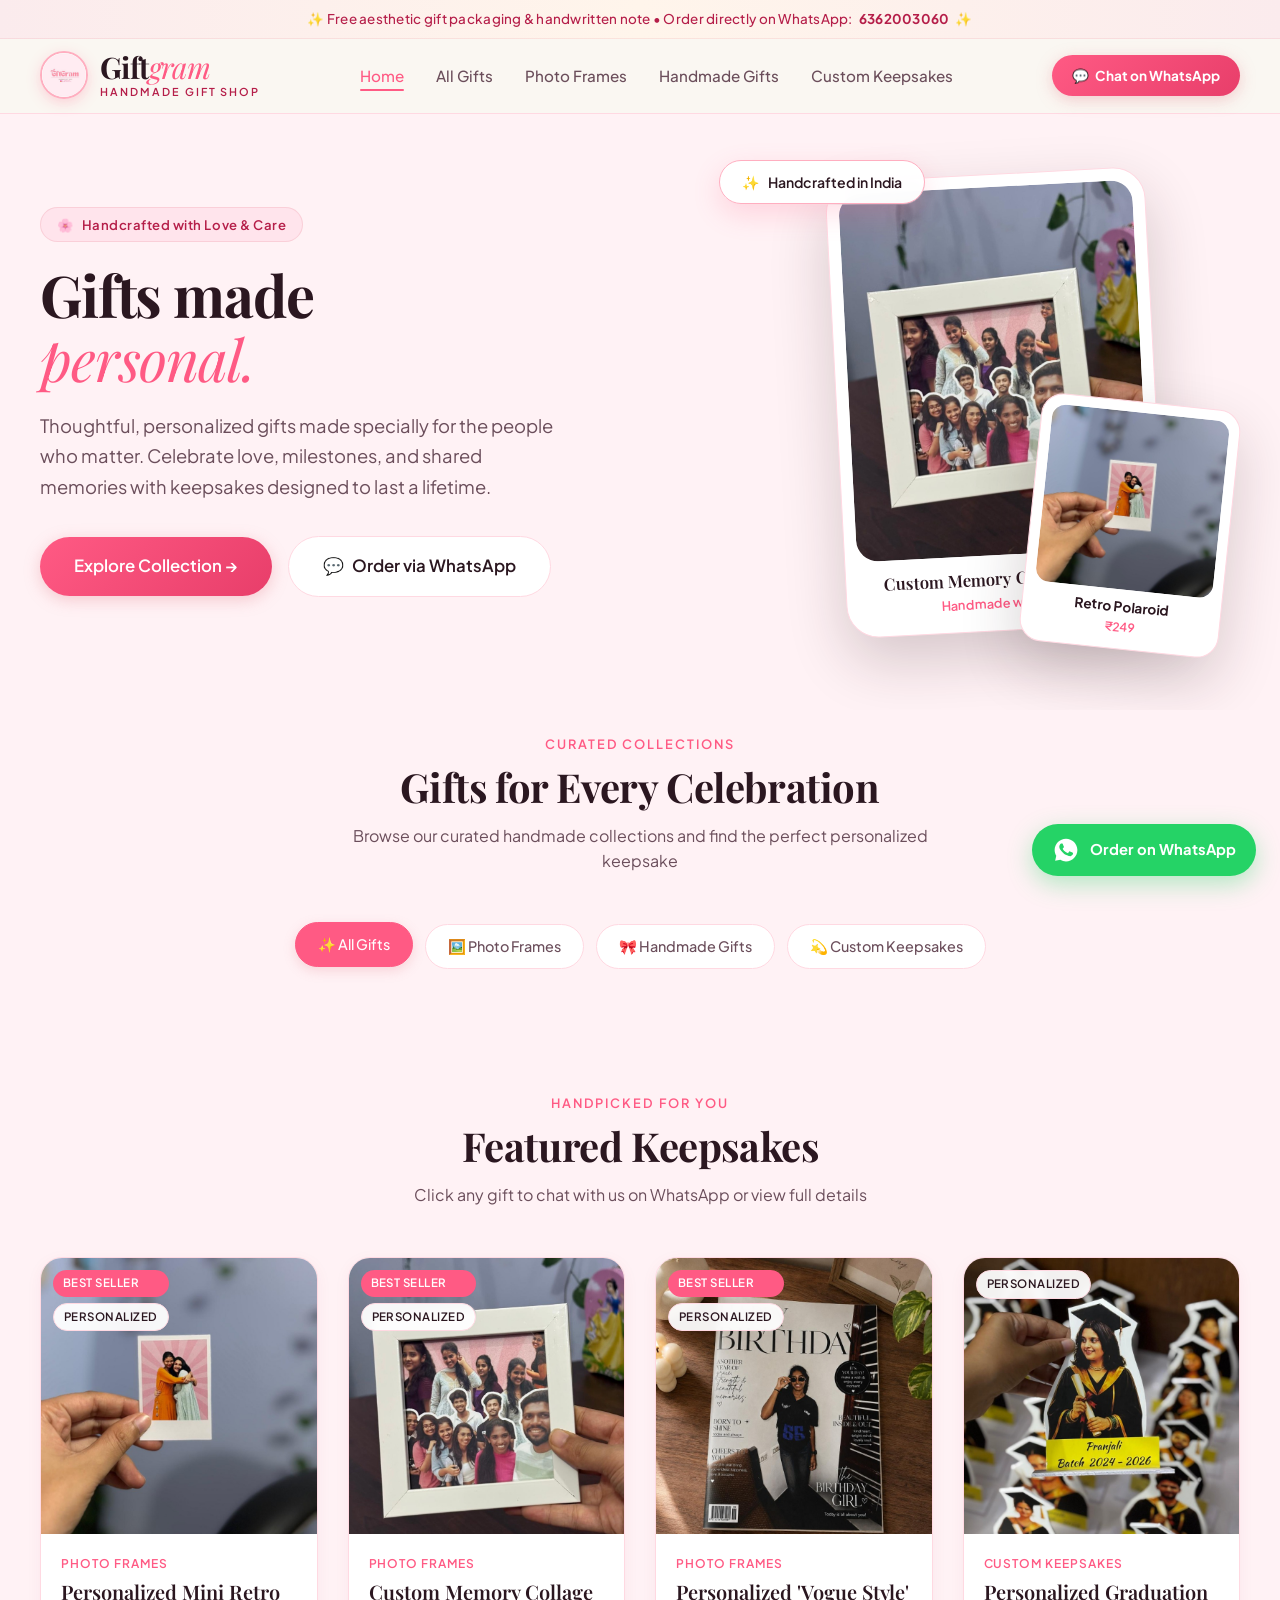
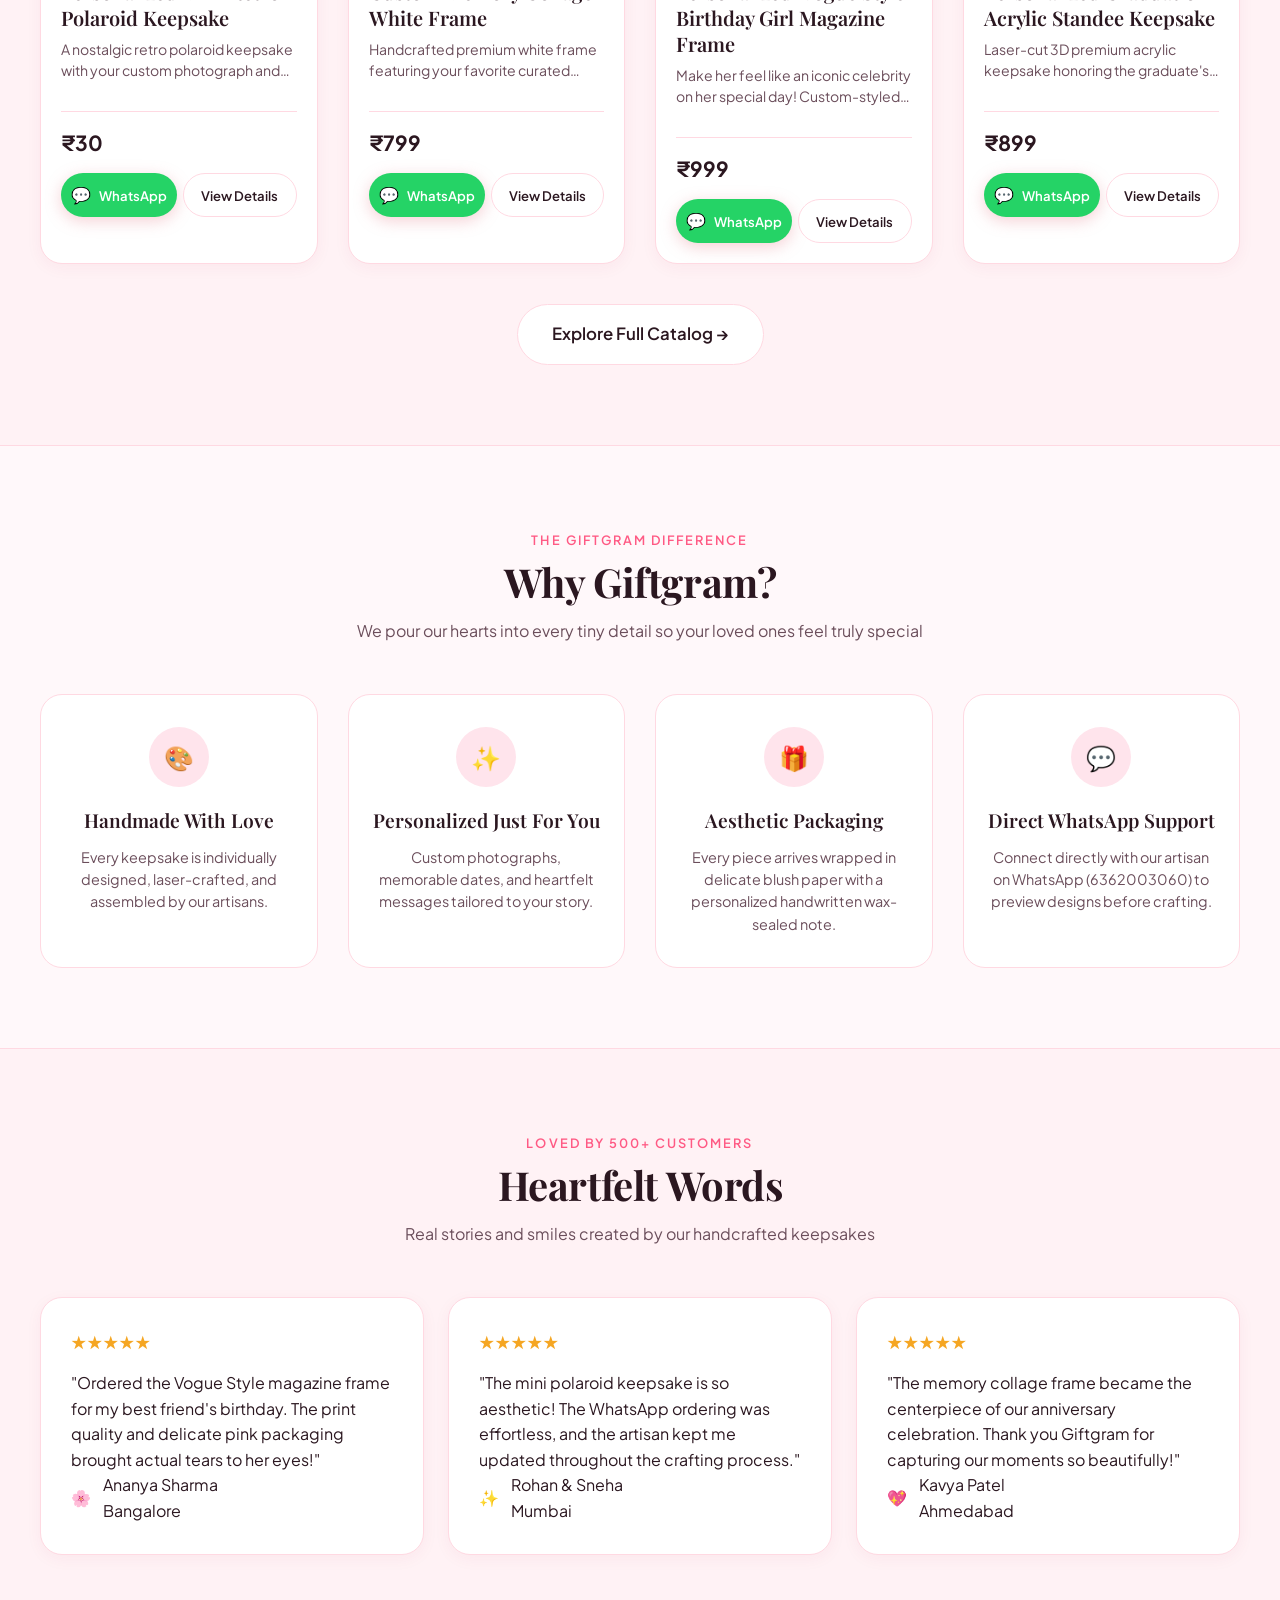
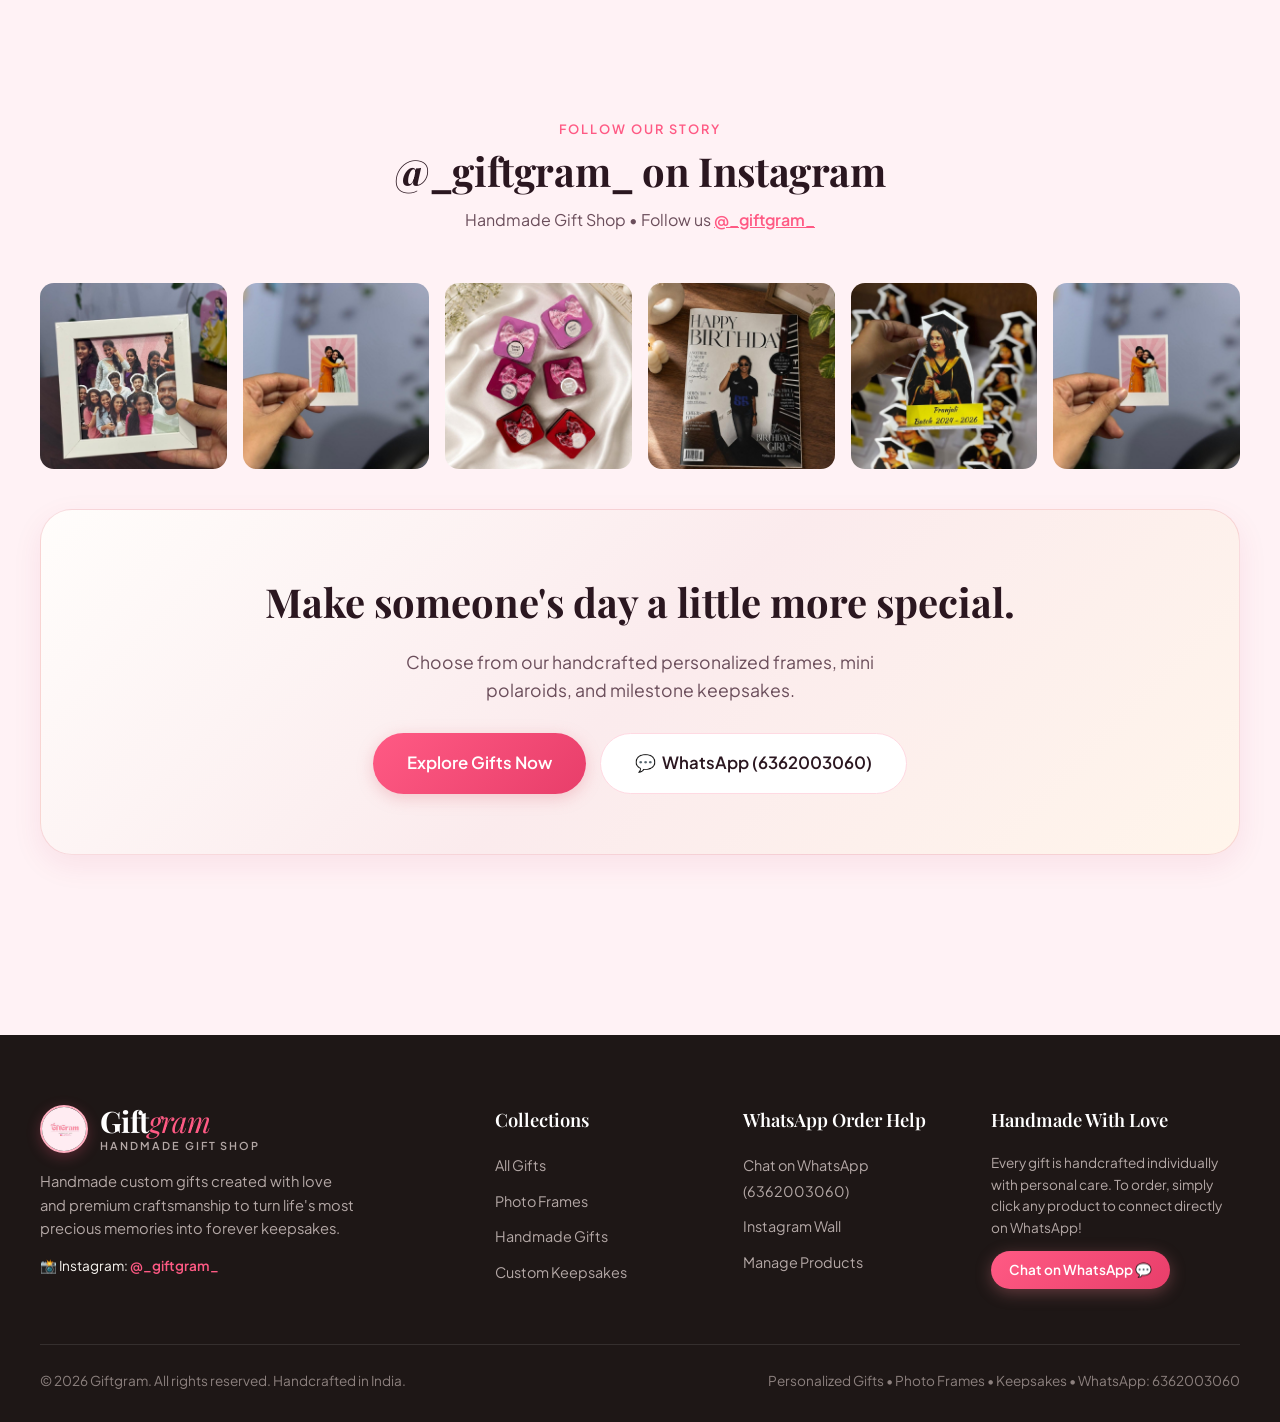
<file: index.html>
<!DOCTYPE html>
<html lang="en">
<head>
  <meta charset="UTF-8">
  <meta name="viewport" content="width=device-width, initial-scale=1.0">
  <title>Giftgram | Gifts Made Personal - Custom & Handmade Keepsakes</title>
  <meta name="description" content="Thoughtful, personalized gifts made specially for the people who matter. Personalized photo frames, graduation standees, memory collages, and handmade gift boxes.">
  
  <!-- Open Graph -->
  <meta property="og:title" content="Giftgram | Gifts Made Personal">
  <meta property="og:description" content="Thoughtful, personalized gifts made specially for the people who matter. Order via WhatsApp on 6362003060.">
  <meta property="og:type" content="website">

  <!-- CSS -->
  <link rel="stylesheet" href="./css/style.css">
</head>
<body>

  <!-- Top Announcement Bar -->
  <div class="announcement-bar">
    <span>✨ Free aesthetic gift packaging & handwritten note • Order directly on WhatsApp: <strong>6362003060</strong> ✨</span>
  </div>

  <!-- Navbar -->
  <nav class="navbar">
    <div class="container nav-container">
      <a href="./index.html" class="brand-logo">
        <img src="./assets/images/logo.png" alt="Giftgram Logo" class="brand-logo-img">
        <div class="brand-text">
          <span class="brand-name">Gift<span>gram</span></span>
          <span class="brand-tagline">Handmade Gift Shop</span>
        </div>
      </a>

      <ul class="nav-links">
        <li><a href="./index.html" class="active">Home</a></li>
        <li><a href="./products.html">All Gifts</a></li>
        <li><a href="./products.html?category=frames">Photo Frames</a></li>
        <li><a href="./products.html?category=handmade">Handmade Gifts</a></li>
        <li><a href="./products.html?category=keepsakes">Custom Keepsakes</a></li>
      </ul>

      <div class="nav-actions">
        <a href="https://wa.me/916362003060?text=Hi%20Giftgram!%20%F0%9F%8C%B8%20I%20would%20like%20to%20enquire%20about%20ordering%20a%20custom%20gift." target="_blank" rel="noopener noreferrer" class="btn btn-sm btn-primary" style="display: inline-flex; align-items: center; gap: 6px; font-weight: 700; padding: 10px 20px;">
          <span>💬</span> Chat on WhatsApp
        </a>
        <button class="mobile-menu-btn" aria-label="Toggle Menu">
          <svg width="24" height="24" viewBox="0 0 24 24" fill="none" stroke="currentColor" stroke-width="2"><line x1="3" y1="12" x2="21" y2="12"></line><line x1="3" y1="6" x2="21" y2="6"></line><line x1="3" y1="18" x2="21" y2="18"></line></svg>
        </button>
      </div>
    </div>
  </nav>

  <!-- Hero Section -->
  <header class="hero">
    <div class="container hero-grid">
      <div class="hero-content">
        <div class="hero-badge">
          <span>🌸</span> Handcrafted with Love & Care
        </div>
        <h1 class="hero-title">
          Gifts made<br><em>personal.</em>
        </h1>
        <p class="hero-subtitle">
          Thoughtful, personalized gifts made specially for the people who matter. Celebrate love, milestones, and shared memories with keepsakes designed to last a lifetime.
        </p>
        <div class="hero-cta-group">
          <a href="./products.html" class="btn btn-primary btn-lg">
            Explore Collection →
          </a>
          <a href="https://wa.me/916362003060?text=Hi%20Giftgram!%20%F0%9F%8C%B8%20I%20would%20like%20to%20order%20a%20customized%20gift." target="_blank" rel="noopener noreferrer" class="btn btn-secondary btn-lg" style="display: inline-flex; align-items: center; gap: 8px;">
            <span>💬</span> Order via WhatsApp
          </a>
        </div>
      </div>

      <div class="hero-image-stack">
        <div class="hero-card-main">
          <img src="./assets/images/products/memory-collage-frame.jpg" alt="Custom Memory Collage Frame" onerror="handleImageError(this)">
          <div style="padding: 10px 6px 4px; text-align: center;">
            <div style="font-family: var(--font-serif); font-size: 1.05rem; font-weight: 600;">Custom Memory Collage Frame</div>
            <div style="font-size: 0.8rem; color: var(--accent-rose); font-weight: 600; margin-top: 2px;">Handmade with Love</div>
          </div>
        </div>
        <div class="hero-card-secondary">
          <img src="./assets/images/products/polaroid-mini-frame.jpg" alt="Mini Retro Polaroid Keepsake" onerror="handleImageError(this)">
          <div style="padding: 6px 2px 2px; text-align: center;">
            <div style="font-size: 0.85rem; font-weight: 700; color: var(--text-primary);">Retro Polaroid</div>
            <div style="font-size: 0.75rem; color: var(--accent-rose); font-weight: 600;">₹249</div>
          </div>
        </div>
        <div class="hero-tag-floating">
          <span>✨</span> Handcrafted in India
        </div>
      </div>
    </div>
  </header>

  <!-- Categories Showcase (3 Clean Categories) -->
  <section class="section" style="padding-top: 20px;">
    <div class="container">
      <div class="section-header">
        <span class="section-tag">Curated Collections</span>
        <h2 class="section-title">Gifts for Every Celebration</h2>
        <p class="section-desc">Browse our curated handmade collections and find the perfect personalized keepsake</p>
      </div>

      <div class="category-pills" id="home-category-pills">
        <a href="./products.html?category=all" class="category-pill active">✨ All Gifts</a>
        <a href="./products.html?category=frames" class="category-pill">🖼️ Photo Frames</a>
        <a href="./products.html?category=handmade" class="category-pill">🎀 Handmade Gifts</a>
        <a href="./products.html?category=keepsakes" class="category-pill">💫 Custom Keepsakes</a>
      </div>
    </div>
  </section>

  <!-- Featured Products Section -->
  <section class="section" id="featured-section" style="padding-top: 0;">
    <div class="container">
      <div class="section-header">
        <span class="section-tag">Handpicked For You</span>
        <h2 class="section-title">Featured Keepsakes</h2>
        <p class="section-desc">Click any gift to chat with us on WhatsApp or view full details</p>
      </div>

      <div class="product-grid" id="home-featured-grid">
        <!-- Injected via JavaScript from ProductsManager -->
      </div>

      <div style="text-align: center; margin-top: 40px;">
        <a href="./products.html" class="btn btn-secondary btn-lg">Explore Full Catalog →</a>
      </div>
    </div>
  </section>

  <!-- Why Giftgram Section -->
  <section class="section why-giftgram">
    <div class="container">
      <div class="section-header">
        <span class="section-tag">The Giftgram Difference</span>
        <h2 class="section-title">Why Giftgram?</h2>
        <p class="section-desc">We pour our hearts into every tiny detail so your loved ones feel truly special</p>
      </div>

      <div class="features-grid">
        <div class="feature-box">
          <div class="feature-icon-wrap">🎨</div>
          <h3 class="feature-title">Handmade With Love</h3>
          <p class="feature-desc">Every keepsake is individually designed, laser-crafted, and assembled by our artisans.</p>
        </div>

        <div class="feature-box">
          <div class="feature-icon-wrap">✨</div>
          <h3 class="feature-title">Personalized Just For You</h3>
          <p class="feature-desc">Custom photographs, memorable dates, and heartfelt messages tailored to your story.</p>
        </div>

        <div class="feature-box">
          <div class="feature-icon-wrap">🎁</div>
          <h3 class="feature-title">Aesthetic Packaging</h3>
          <p class="feature-desc">Every piece arrives wrapped in delicate blush paper with a personalized handwritten wax-sealed note.</p>
        </div>

        <div class="feature-box">
          <div class="feature-icon-wrap">💬</div>
          <h3 class="feature-title">Direct WhatsApp Support</h3>
          <p class="feature-desc">Connect directly with our artisan on WhatsApp (6362003060) to preview designs before crafting.</p>
        </div>
      </div>
    </div>
  </section>

  <!-- Customer Reviews Section -->
  <section class="section">
    <div class="container">
      <div class="section-header">
        <span class="section-tag">Loved by 500+ Customers</span>
        <h2 class="section-title">Heartfelt Words</h2>
        <p class="section-desc">Real stories and smiles created by our handcrafted keepsakes</p>
      </div>

      <div class="reviews-grid">
        <div class="review-card">
          <div class="review-stars">★★★★★</div>
          <p class="review-text">"Ordered the Vogue Style magazine frame for my best friend's birthday. The print quality and delicate pink packaging brought actual tears to her eyes!"</p>
          <div class="review-author">
            <span class="author-avatar">🌸</span>
            <div>
              <div class="author-name">Ananya Sharma</div>
              <div class="author-location">Bangalore</div>
            </div>
          </div>
        </div>

        <div class="review-card">
          <div class="review-stars">★★★★★</div>
          <p class="review-text">"The mini polaroid keepsake is so aesthetic! The WhatsApp ordering was effortless, and the artisan kept me updated throughout the crafting process."</p>
          <div class="review-author">
            <span class="author-avatar">✨</span>
            <div>
              <div class="author-name">Rohan & Sneha</div>
              <div class="author-location">Mumbai</div>
            </div>
          </div>
        </div>

        <div class="review-card">
          <div class="review-stars">★★★★★</div>
          <p class="review-text">"The memory collage frame became the centerpiece of our anniversary celebration. Thank you Giftgram for capturing our moments so beautifully!"</p>
          <div class="review-author">
            <span class="author-avatar">💖</span>
            <div>
              <div class="author-name">Kavya Patel</div>
              <div class="author-location">Ahmedabad</div>
            </div>
          </div>
        </div>
      </div>
    </div>
  </section>

  <!-- Instagram / Gallery Section -->
  <section class="section gallery-section">
    <div class="container">
      <div class="section-header">
        <span class="section-tag">Follow Our Story</span>
        <h2 class="section-title">@_giftgram_ on Instagram</h2>
        <p class="section-desc">Handmade Gift Shop • Follow us <a href="https://instagram.com/_giftgram_" target="_blank" style="color: var(--accent-rose); font-weight: 600; text-decoration: underline;">@_giftgram_</a></p>
      </div>

      <div class="gallery-grid">
        <div class="gallery-item">
          <img src="./assets/images/products/memory-collage-frame.jpg" alt="Giftgram Instagram 1" onerror="handleImageError(this)">
          <div class="gallery-overlay">📷</div>
        </div>
        <div class="gallery-item">
          <img src="./assets/images/products/polaroid-mini-frame.jpg" alt="Giftgram Instagram 2" onerror="handleImageError(this)">
          <div class="gallery-overlay">📷</div>
        </div>
        <div class="gallery-item">
          <img src="./assets/images/products/sweet-love-tin-box.jpg" alt="Giftgram Instagram 3" onerror="handleImageError(this)">
          <div class="gallery-overlay">📷</div>
        </div>
        <div class="gallery-item">
          <img src="./assets/images/products/vogue-birthday-magazine-frame.jpg" alt="Giftgram Instagram 4" onerror="handleImageError(this)">
          <div class="gallery-overlay">📷</div>
        </div>
        <div class="gallery-item">
          <img src="./assets/images/products/graduation-acrylic-standee.jpg" alt="Giftgram Instagram 5" onerror="handleImageError(this)">
          <div class="gallery-overlay">📷</div>
        </div>
        <div class="gallery-item">
          <img src="./assets/images/products/polaroid-mini-frame.jpg" alt="Giftgram Instagram 6" onerror="handleImageError(this)">
          <div class="gallery-overlay">📷</div>
        </div>
      </div>

      <!-- Call to Action Banner -->
      <div class="cta-banner">
        <h2 class="cta-title">Make someone's day a little more special.</h2>
        <p class="cta-desc">Choose from our handcrafted personalized frames, mini polaroids, and milestone keepsakes.</p>
        <div style="display: flex; gap: 14px; justify-content: center; flex-wrap: wrap;">
          <a href="./products.html" class="btn btn-primary btn-lg">Explore Gifts Now</a>
          <a href="https://wa.me/916362003060?text=Hi%20Giftgram!%20%F0%9F%8C%B8%20I%20want%20to%20order%20a%20gift." target="_blank" rel="noopener noreferrer" class="btn btn-secondary btn-lg" style="display: inline-flex; align-items: center; gap: 6px;">
            <span>💬</span> WhatsApp (6362003060)
          </a>
        </div>
      </div>
    </div>
  </section>

  <!-- Footer -->
  <footer class="footer">
    <div class="container">
      <div class="footer-grid">
        <div class="footer-brand">
          <div class="brand-logo" style="margin-bottom: 12px;">
            <img src="./assets/images/logo.png" alt="Giftgram Logo" class="brand-logo-img">
            <div class="brand-text">
              <span class="brand-name">Gift<span>gram</span></span>
              <span class="brand-tagline">Handmade Gift Shop</span>
            </div>
          </div>
          <p>Handmade custom gifts created with love and premium craftsmanship to turn life's most precious memories into forever keepsakes.</p>
          <div style="margin-top: 14px; font-size: 0.85rem;">
            <span>📸 Instagram: </span>
            <a href="https://instagram.com/_giftgram_" target="_blank" style="color: var(--accent-rose); font-weight: 600;">@_giftgram_</a>
          </div>
        </div>

        <div>
          <h4 class="footer-heading">Collections</h4>
          <ul class="footer-links">
            <li><a href="./products.html">All Gifts</a></li>
            <li><a href="./products.html?category=frames">Photo Frames</a></li>
            <li><a href="./products.html?category=handmade">Handmade Gifts</a></li>
            <li><a href="./products.html?category=keepsakes">Custom Keepsakes</a></li>
          </ul>
        </div>

        <div>
          <h4 class="footer-heading">WhatsApp Order Help</h4>
          <ul class="footer-links">
            <li><a href="https://wa.me/916362003060" target="_blank">Chat on WhatsApp (6362003060)</a></li>
            <li><a href="https://instagram.com/_giftgram_" target="_blank">Instagram Wall</a></li>
            <li><a href="./manage-products.html">Manage Products</a></li>
          </ul>
        </div>

        <div>
          <h4 class="footer-heading">Handmade With Love</h4>
          <p style="font-size: 0.85rem; color: #B4A8A6; margin-bottom: 12px;">Every gift is handcrafted individually with personal care. To order, simply click any product to connect directly on WhatsApp!</p>
          <a href="https://wa.me/916362003060?text=Hi%20Giftgram!%20%F0%9F%8C%B8%20I%20have%20a%20question%20about%20your%20gifts." target="_blank" class="btn btn-sm btn-primary">Chat on WhatsApp 💬</a>
        </div>
      </div>

      <div class="footer-bottom">
        <div>© 2026 Giftgram. All rights reserved. Handcrafted in India.</div>
        <div>Personalized Gifts • Photo Frames • Keepsakes • WhatsApp: 6362003060</div>
      </div>
    </div>
  </footer>

  <!-- Scripts -->
  <script src="./js/products-data.js"></script>
  <script src="./js/products-manager.js"></script>
  <script src="./js/main.js"></script>
  <script>
    document.addEventListener('DOMContentLoaded', () => {
      const grid = document.getElementById('home-featured-grid');
      if (!grid) return;

      const products = ProductsManager.getAll().slice(0, 4);
      grid.innerHTML = products.map(p => {
        const waUrl = ProductsManager.getWhatsAppLink(p);
        return `
          <article class="product-card" data-id="${p.id}">
            <div class="product-card-image-wrap">
              <a href="product-details.html?id=${p.id}">
                <img src="${p.image}" alt="${p.name}" onerror="handleImageError(this)">
              </a>
              <div class="product-badge-group">
                ${p.bestseller ? '<span class="badge badge-bestseller">Best Seller</span>' : ''}
                <span class="badge badge-custom">Personalized</span>
              </div>
            </div>
            <div class="product-card-body">
              <span class="product-category-label">${p.category || 'Handmade Gift'}</span>
              <h3 class="product-title"><a href="product-details.html?id=${p.id}">${p.name}</a></h3>
              <p class="product-short-desc">${p.description || 'Personalized handcrafted keepsake made with love.'}</p>
              <div class="product-card-footer" style="flex-wrap: wrap; gap: 8px; margin-top: 14px;">
                <span class="product-price">${ProductsManager.formatPrice(p.price)}</span>
                <div style="display: flex; gap: 6px; width: 100%; margin-top: 6px;">
                  <a href="${waUrl}" target="_blank" rel="noopener noreferrer" class="btn btn-primary btn-sm" style="flex: 1; justify-content: center; font-size: 0.82rem; padding: 9px 10px; background: #25D366; border-color: #25D366; color: #FFFFFF;" title="Ask questions or order this product on WhatsApp">
                    <span style="font-size: 1rem;">💬</span> WhatsApp
                  </a>
                  <a href="product-details.html?id=${p.id}" class="btn btn-secondary btn-sm" style="flex: 1; justify-content: center; font-size: 0.82rem; padding: 9px 10px;">
                    View Details
                  </a>
                </div>
              </div>
            </div>
          </article>
        `;
      }).join('');
    });
  </script>
</body>
</html>
</file>
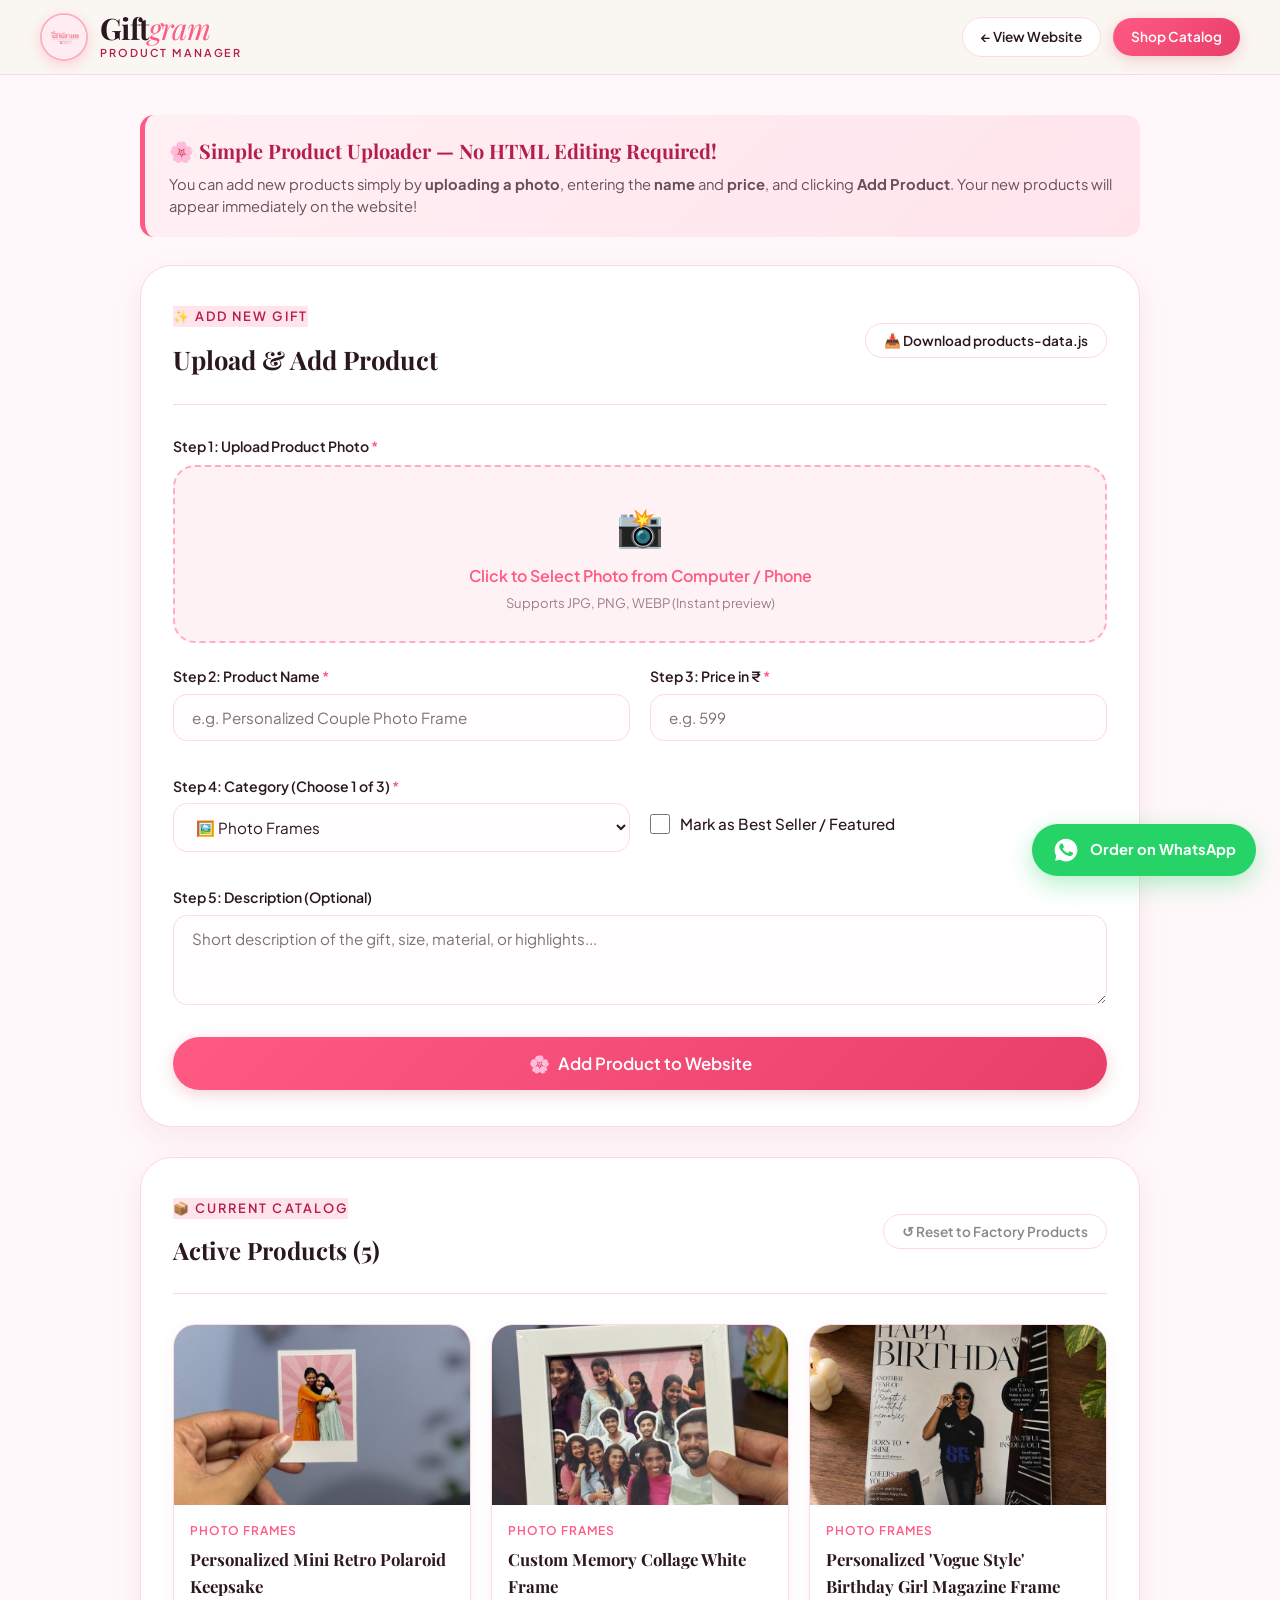
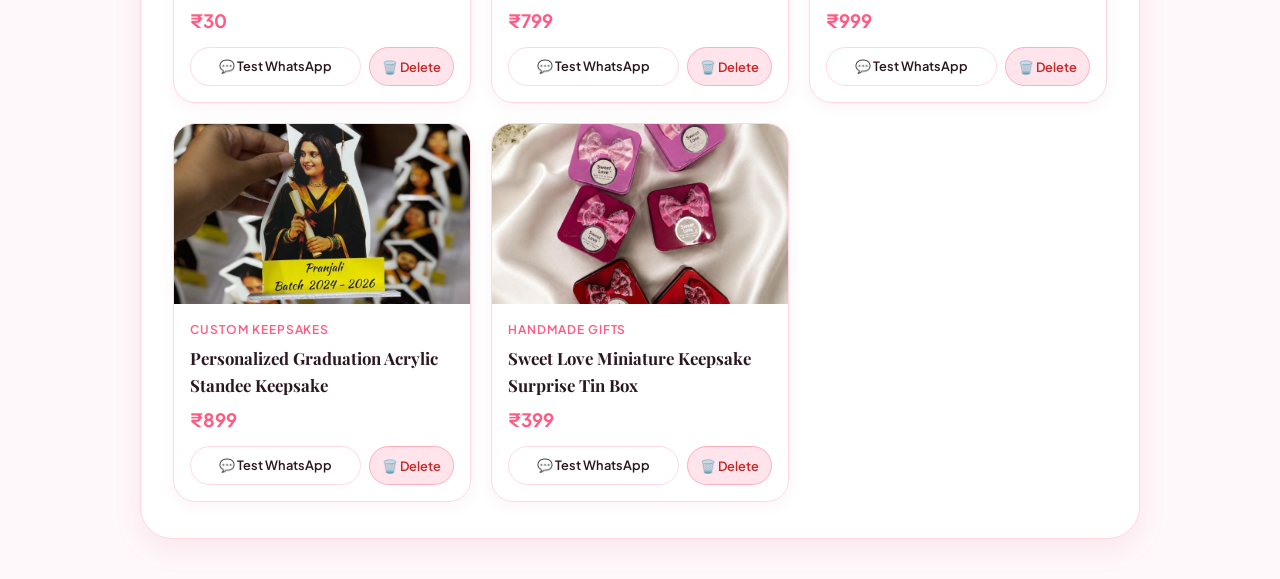
<file: manage-products.html>
<!DOCTYPE html>
<html lang="en">
<head>
  <meta charset="UTF-8">
  <meta name="viewport" content="width=device-width, initial-scale=1.0">
  <title>Product Manager | Giftgram (Simple Product Uploader)</title>
  <link rel="stylesheet" href="./css/style.css">
  <style>
    .manager-wrapper {
      max-width: 1040px;
      margin: 40px auto;
      padding: 0 20px;
    }
    .manager-card {
      background: #FFFFFF;
      border-radius: var(--radius-xl);
      border: 1.5px solid var(--border-color);
      box-shadow: var(--shadow-card);
      padding: 36px 32px;
      margin-bottom: 30px;
    }
    .manager-header {
      display: flex;
      justify-content: space-between;
      align-items: center;
      flex-wrap: wrap;
      gap: 16px;
      margin-bottom: 30px;
      border-bottom: 1px solid var(--border-color);
      padding-bottom: 24px;
    }
    .form-grid-2 {
      display: grid;
      grid-template-columns: 1fr 1fr;
      gap: 20px;
    }
    @media (max-width: 768px) {
      .form-grid-2 { grid-template-columns: 1fr; }
    }
    .photo-upload-zone {
      border: 2px dashed var(--accent-pink);
      background: var(--bg-primary);
      border-radius: var(--radius-lg);
      padding: 28px;
      text-align: center;
      cursor: pointer;
      transition: all var(--transition-fast);
      position: relative;
    }
    .photo-upload-zone:hover {
      background: var(--accent-blush);
      border-color: var(--accent-rose);
    }
    .photo-preview {
      max-height: 160px;
      max-width: 160px;
      object-fit: cover;
      border-radius: var(--radius-md);
      margin: 12px auto 0;
      border: 2px solid var(--accent-pink);
      display: none;
    }
    .guide-box {
      background: linear-gradient(135deg, #FFF0F4 0%, #FFE4EC 100%);
      border-left: 5px solid var(--accent-rose);
      border-radius: var(--radius-md);
      padding: 20px 24px;
      margin-bottom: 28px;
    }
    .product-manage-grid {
      display: grid;
      grid-template-columns: repeat(auto-fill, minmax(280px, 1fr));
      gap: 20px;
      margin-top: 24px;
    }
    .manage-item-card {
      background: #FFFFFF;
      border-radius: var(--radius-lg);
      border: 1px solid var(--border-color);
      overflow: hidden;
      display: flex;
      flex-direction: column;
      box-shadow: var(--shadow-subtle);
    }
    .manage-item-img {
      width: 100%;
      height: 180px;
      object-fit: cover;
      background: #FAF7F2;
    }
    .manage-item-body {
      padding: 16px;
      flex: 1;
      display: flex;
      flex-direction: column;
    }
  </style>
</head>
<body style="background: var(--bg-secondary);">

  <!-- Navbar -->
  <nav class="navbar">
    <div class="container nav-container">
      <a href="./index.html" class="brand-logo">
        <img src="./assets/images/logo.png" alt="Giftgram Logo" class="brand-logo-img">
        <div class="brand-text">
          <span class="brand-name">Gift<span>gram</span></span>
          <span class="brand-tagline">Product Manager</span>
        </div>
      </a>
      <div style="display: flex; gap: 12px; align-items: center;">
        <a href="./index.html" class="btn btn-secondary btn-sm">← View Website</a>
        <a href="./products.html" class="btn btn-primary btn-sm">Shop Catalog</a>
      </div>
    </div>
  </nav>

  <div class="manager-wrapper">

    <!-- Instructions / Guide -->
    <div class="guide-box">
      <h3 style="font-family: var(--font-serif); color: var(--accent-rose-dark); margin-bottom: 6px; font-size: 1.25rem;">
        🌸 Simple Product Uploader — No HTML Editing Required!
      </h3>
      <p style="color: var(--text-secondary); font-size: 0.92rem; line-height: 1.5;">
        You can add new products simply by <strong>uploading a photo</strong>, entering the <strong>name</strong> and <strong>price</strong>, and clicking <strong>Add Product</strong>. Your new products will appear immediately on the website!
      </p>
    </div>

    <!-- Add Product Form Card -->
    <div class="manager-card">
      <div class="manager-header">
        <div>
          <span class="section-tag" style="background: var(--accent-blush); color: var(--accent-rose-dark);">✨ Add New Gift</span>
          <h2 style="font-family: var(--font-serif); font-size: 1.6rem; color: var(--text-primary); margin-top: 4px;">Upload & Add Product</h2>
        </div>
        <button id="export-js-btn" class="btn btn-secondary btn-sm" style="cursor: pointer;" title="Download updated products-data.js to publish permanently">
          📥 Download products-data.js
        </button>
      </div>

      <form id="add-product-form">
        <!-- Photo Upload Box -->
        <div class="form-group" style="margin-bottom: 22px;">
          <label style="font-weight: 600; color: var(--text-primary); margin-bottom: 8px; display: block;">
            Step 1: Upload Product Photo <span style="color: var(--accent-rose);">*</span>
          </label>
          <div class="photo-upload-zone" id="upload-dropzone">
            <input type="file" id="product-photo-input" accept="image/*" style="display: none;">
            <div id="upload-placeholder">
              <div style="font-size: 2.4rem; margin-bottom: 6px;">📸</div>
              <div style="font-weight: 600; color: var(--accent-rose);">Click to Select Photo from Computer / Phone</div>
              <p style="font-size: 0.82rem; color: var(--text-muted); margin-top: 4px;">Supports JPG, PNG, WEBP (Instant preview)</p>
            </div>
            <img id="photo-preview-img" class="photo-preview" alt="Preview">
            <div id="photo-name-label" style="margin-top: 8px; font-size: 0.85rem; font-weight: 600; color: var(--accent-rose-dark); display: none;"></div>
          </div>
        </div>

        <div class="form-grid-2">
          <!-- Product Name -->
          <div class="form-group">
            <label for="product-name" style="font-weight: 600; color: var(--text-primary); margin-bottom: 6px; display: block;">
              Step 2: Product Name <span style="color: var(--accent-rose);">*</span>
            </label>
            <input type="text" id="product-name" class="form-control" placeholder="e.g. Personalized Couple Photo Frame" required>
          </div>

          <!-- Price -->
          <div class="form-group">
            <label for="product-price" style="font-weight: 600; color: var(--text-primary); margin-bottom: 6px; display: block;">
              Step 3: Price in ₹ <span style="color: var(--accent-rose);">*</span>
            </label>
            <input type="number" id="product-price" class="form-control" placeholder="e.g. 599" min="1" required>
          </div>
        </div>

        <div class="form-grid-2" style="margin-top: 16px;">
          <!-- Category (Simplified to 3 Categories) -->
          <div class="form-group">
            <label for="product-category" style="font-weight: 600; color: var(--text-primary); margin-bottom: 6px; display: block;">
              Step 4: Category (Choose 1 of 3) <span style="color: var(--accent-rose);">*</span>
            </label>
            <select id="product-category" class="form-control" required>
              <option value="Photo Frames">🖼️ Photo Frames</option>
              <option value="Handmade Gifts">🎀 Handmade Gifts</option>
              <option value="Custom Keepsakes">💫 Custom Keepsakes</option>
            </select>
          </div>

          <!-- Bestseller checkbox -->
          <div class="form-group" style="display: flex; align-items: center; margin-top: 28px;">
            <label style="display: flex; align-items: center; gap: 10px; cursor: pointer; font-size: 0.95rem; font-weight: 500;">
              <input type="checkbox" id="product-bestseller" style="width: 20px; height: 20px; accent-color: var(--accent-rose);">
              Mark as Best Seller / Featured
            </label>
          </div>
        </div>

        <!-- Description -->
        <div class="form-group" style="margin-top: 16px;">
          <label for="product-desc" style="font-weight: 600; color: var(--text-primary); margin-bottom: 6px; display: block;">
            Step 5: Description (Optional)
          </label>
          <textarea id="product-desc" rows="2" class="form-control" placeholder="Short description of the gift, size, material, or highlights..."></textarea>
        </div>

        <!-- Submit Button -->
        <div style="margin-top: 26px;">
          <button type="submit" class="btn btn-primary btn-lg" style="width: 100%; cursor: pointer;">
            <span>🌸</span> Add Product to Website
          </button>
        </div>
      </form>
    </div>

    <!-- Current Products List -->
    <div class="manager-card">
      <div class="manager-header">
        <div>
          <span class="section-tag" style="background: var(--accent-blush); color: var(--accent-rose-dark);">📦 Current Catalog</span>
          <h2 style="font-family: var(--font-serif); font-size: 1.5rem; color: var(--text-primary); margin-top: 4px;">
            Active Products (<span id="total-product-count">0</span>)
          </h2>
        </div>
        <button id="reset-default-btn" class="btn btn-sm btn-secondary" style="cursor: pointer; color: #888;">
          ↺ Reset to Factory Products
        </button>
      </div>

      <div class="product-manage-grid" id="manage-products-list">
        <!-- Injected via JS -->
      </div>
    </div>

  </div>

  <!-- Scripts -->
  <script src="./js/products-data.js"></script>
  <script src="./js/products-manager.js"></script>
  <script src="./js/main.js"></script>
  <script>
    let selectedImageBase64 = null;

    document.addEventListener('DOMContentLoaded', () => {
      renderManageList();

      const dropzone = document.getElementById('upload-dropzone');
      const fileInput = document.getElementById('product-photo-input');
      const previewImg = document.getElementById('photo-preview-img');
      const nameLabel = document.getElementById('photo-name-label');
      const placeholder = document.getElementById('upload-placeholder');
      const form = document.getElementById('add-product-form');

      // Click dropzone to open file dialog
      dropzone.addEventListener('click', () => fileInput.click());

      // File selection
      fileInput.addEventListener('change', (e) => {
        const file = e.target.files[0];
        if (!file) return;

        const reader = new FileReader();
        reader.onload = (event) => {
          selectedImageBase64 = event.target.result;
          previewImg.src = selectedImageBase64;
          previewImg.style.display = 'block';
          placeholder.style.display = 'none';
          nameLabel.textContent = `Selected: ${file.name}`;
          nameLabel.style.display = 'block';
        };
        reader.readAsDataURL(file);
      });

      // Form submit
      form.addEventListener('submit', (e) => {
        e.preventDefault();

        const name = document.getElementById('product-name').value.trim();
        const price = document.getElementById('product-price').value.trim();
        const category = document.getElementById('product-category').value;
        const desc = document.getElementById('product-desc').value.trim();
        const bestseller = document.getElementById('product-bestseller').checked;

        if (!selectedImageBase64) {
          alert('Please select a photo for the product!');
          return;
        }

        ProductsManager.add({
          name: name,
          price: price,
          category: category,
          image: selectedImageBase64,
          description: desc,
          bestseller: bestseller
        });

        showToast(`🎉 "${name}" added to website!`, 'success');

        // Reset form
        form.reset();
        selectedImageBase64 = null;
        previewImg.style.display = 'none';
        placeholder.style.display = 'block';
        nameLabel.style.display = 'none';

        renderManageList();
      });

      // Export file
      document.getElementById('export-js-btn').addEventListener('click', () => {
        ProductsManager.exportJsFile();
        showToast('Downloaded products-data.js! Replace in your js/ folder to make live for everyone.', 'success');
      });

      // Reset
      document.getElementById('reset-default-btn').addEventListener('click', () => {
        if (confirm('Are you sure you want to reset the catalog to original factory products? Any newly added products will be cleared.')) {
          ProductsManager.resetToDefault();
          renderManageList();
          showToast('Reset to original default catalog.', 'info');
        }
      });
    });

    function renderManageList() {
      const container = document.getElementById('manage-products-list');
      const countElem = document.getElementById('total-product-count');
      const products = ProductsManager.getAll();

      if (countElem) countElem.textContent = products.length;

      if (products.length === 0) {
        container.innerHTML = '<p style="grid-column: 1/-1; text-align: center; color: var(--text-muted); padding: 40px;">No products currently in the catalog.</p>';
        return;
      }

      container.innerHTML = products.map(p => `
        <div class="manage-item-card">
          <img src="${p.image}" class="manage-item-img" alt="${p.name}" onerror="handleImageError(this)">
          <div class="manage-item-body">
            <span class="product-category-label" style="align-self: flex-start; margin-bottom: 6px;">${p.category || 'Gift'}</span>
            <h4 style="font-family: var(--font-serif); font-size: 1.05rem; margin-bottom: 6px; color: var(--text-primary);">${p.name}</h4>
            <div style="font-weight: 700; color: var(--accent-rose); font-size: 1.15rem; margin-bottom: 12px;">${ProductsManager.formatPrice(p.price)}</div>
            <div style="margin-top: auto; display: flex; gap: 8px;">
              <a href="${ProductsManager.getWhatsAppLink(p)}" target="_blank" class="btn btn-sm btn-secondary" style="flex: 1; text-align: center; font-size: 0.8rem;">
                💬 Test WhatsApp
              </a>
              <button onclick="deleteProduct(${p.id}, '${p.name.replace(/'/g, "\\'")}')" class="btn btn-sm" style="background: #FFE4EC; color: #C62828; border: 1px solid #FFAEC0; cursor: pointer; font-size: 0.8rem; padding: 6px 12px;">
                🗑️ Delete
              </button>
            </div>
          </div>
        </div>
      `).join('');
    }

    function deleteProduct(id, name) {
      if (confirm(`Are you sure you want to remove "${name}" from the website?`)) {
        ProductsManager.delete(id);
        renderManageList();
        showToast(`Removed "${name}"`, 'info');
      }
    }
  </script>
</body>
</html>
</file>
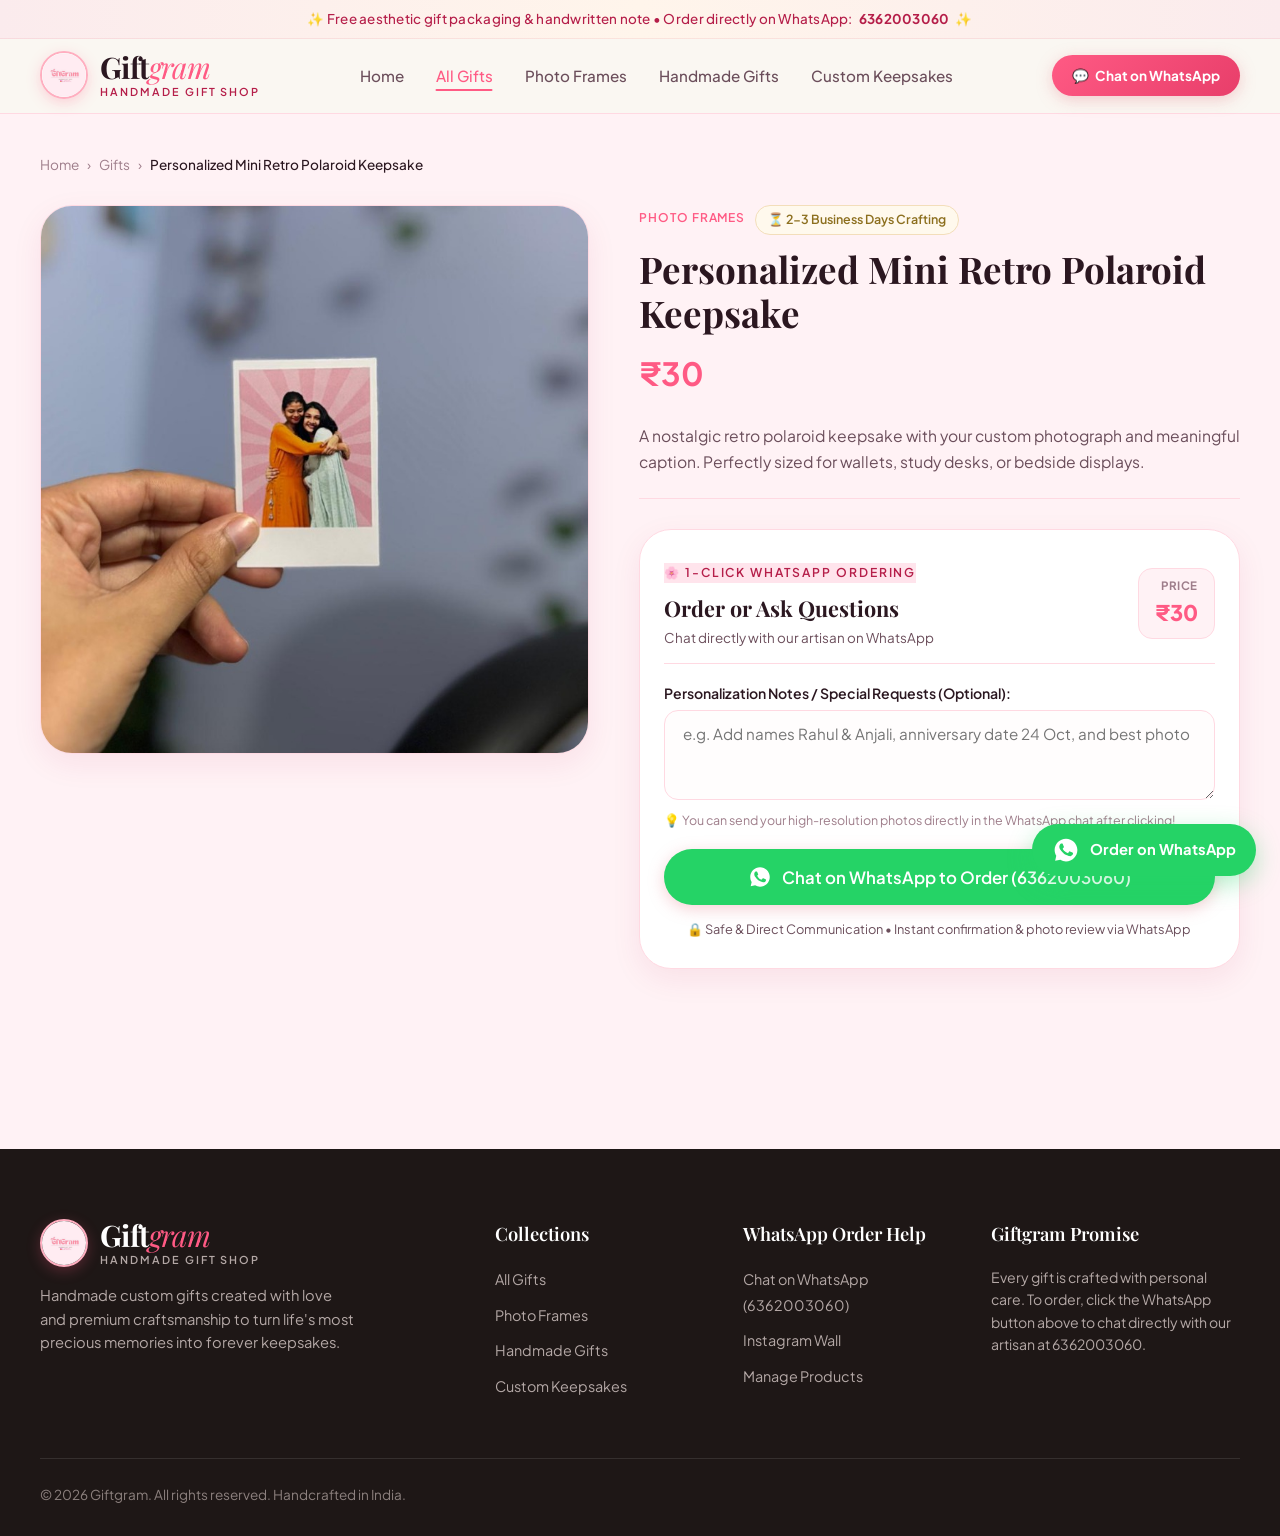
<file: product-details.html>
<!DOCTYPE html>
<html lang="en">
<head>
  <meta charset="UTF-8">
  <meta name="viewport" content="width=device-width, initial-scale=1.0">
  <title>Gift Details | Giftgram</title>
  <meta name="description" content="Personalize your handcrafted keepsake gift with custom text, dates, and uploaded photos. Order directly on WhatsApp: 6362003060.">
  <link rel="stylesheet" href="./css/style.css">
</head>
<body>

  <!-- Top Announcement Bar -->
  <div class="announcement-bar">
    <span>✨ Free aesthetic gift packaging & handwritten note • Order directly on WhatsApp: <strong>6362003060</strong> ✨</span>
  </div>

  <!-- Navbar -->
  <nav class="navbar">
    <div class="container nav-container">
      <a href="./index.html" class="brand-logo">
        <img src="./assets/images/logo.png" alt="Giftgram Logo" class="brand-logo-img">
        <div class="brand-text">
          <span class="brand-name">Gift<span>gram</span></span>
          <span class="brand-tagline">Handmade Gift Shop</span>
        </div>
      </a>

      <ul class="nav-links">
        <li><a href="./index.html">Home</a></li>
        <li><a href="./products.html" class="active">All Gifts</a></li>
        <li><a href="./products.html?category=frames">Photo Frames</a></li>
        <li><a href="./products.html?category=handmade">Handmade Gifts</a></li>
        <li><a href="./products.html?category=keepsakes">Custom Keepsakes</a></li>
      </ul>

      <div class="nav-actions">
        <a href="https://wa.me/916362003060?text=Hi%20Giftgram!%20%F0%9F%8C%B8%20I%20would%20like%20to%20enquire%20about%20ordering%20a%20custom%20gift." target="_blank" rel="noopener noreferrer" class="btn btn-sm btn-primary" style="display: inline-flex; align-items: center; gap: 6px; font-weight: 700; padding: 10px 20px;">
          <span>💬</span> Chat on WhatsApp
        </a>
        <button class="mobile-menu-btn" aria-label="Toggle Menu">
          <svg width="24" height="24" viewBox="0 0 24 24" fill="none" stroke="currentColor" stroke-width="2"><line x1="3" y1="12" x2="21" y2="12"></line><line x1="3" y1="6" x2="21" y2="6"></line><line x1="3" y1="18" x2="21" y2="18"></line></svg>
        </button>
      </div>
    </div>
  </nav>

  <!-- Product Details Section -->
  <main class="product-details-wrap" id="product-detail-container">
    <div class="container">

      <!-- Breadcrumbs -->
      <div class="breadcrumbs">
        <a href="./index.html">Home</a>
        <span>›</span>
        <a href="./products.html">Gifts</a>
        <span>›</span>
        <span id="breadcrumb-product-name" style="color: var(--text-primary); font-weight: 500;">Gift Details</span>
      </div>

      <!-- Main Product Grid -->
      <div class="product-detail-grid">
        
        <!-- Left: Image Showcase -->
        <div class="gallery-showcase">
          <div class="main-image-frame">
            <img id="main-product-image" src="" alt="Product image" onerror="handleImageError(this)">
          </div>
        </div>

        <!-- Right: Details & WhatsApp Action -->
        <div class="product-info-wrap">
          <div class="product-meta-header">
            <div class="detail-badge-row">
              <span class="product-category-label" id="product-category">Handmade Keepsake</span>
              <span class="prep-time-badge" id="product-prep-time">⏳ 2-3 Business Days Crafting</span>
            </div>
            <h1 class="detail-title" id="product-title">Loading Gift Details...</h1>
            <div class="detail-price" id="product-price">₹0</div>
          </div>

          <div class="detail-description" id="product-description">
            <p>Loading description...</p>
          </div>

          <!-- Product Direct WhatsApp Ordering Card -->
          <div class="enquiry-card-wrapper" style="margin: 24px 0 0 0; padding: 28px 24px; border-radius: var(--radius-xl); background: #FFFFFF; border: 1.5px solid var(--border-color); box-shadow: 0 10px 30px rgba(181, 30, 73, 0.08);">
            
            <div style="display: flex; align-items: center; justify-content: space-between; margin-bottom: 18px; border-bottom: 1px solid var(--border-color); padding-bottom: 14px;">
              <div>
                <span class="section-tag" style="background: var(--accent-blush); color: var(--accent-rose-dark); margin-bottom: 4px; font-size: 0.76rem;">🌸 1-Click WhatsApp Ordering</span>
                <h3 style="font-family: var(--font-serif); font-size: 1.35rem; color: var(--text-primary); margin-top: 4px;">Order or Ask Questions</h3>
                <p style="font-size: 0.84rem; color: var(--text-secondary); margin-top: 2px;">Chat directly with our artisan on WhatsApp</p>
              </div>
              <div style="text-align: right; background: var(--bg-primary); padding: 8px 16px; border-radius: var(--radius-md); border: 1px solid var(--border-color);">
                <span style="font-size: 0.72rem; text-transform: uppercase; color: var(--text-muted); font-weight: 700; letter-spacing: 0.05em; display: block;">Price</span>
                <span id="form-product-price-badge" style="font-size: 1.35rem; font-weight: 800; color: var(--accent-rose);">₹0</span>
              </div>
            </div>

            <!-- Optional customization notes for WhatsApp message -->
            <div class="form-group" style="margin-bottom: 18px;">
              <label for="custom-notes-input" style="font-size: 0.88rem; font-weight: 600; color: var(--text-primary); display: block; margin-bottom: 6px;">
                Personalization Notes / Special Requests (Optional):
              </label>
              <textarea id="custom-notes-input" rows="2" class="form-control" placeholder="e.g. Add names Rahul & Anjali, anniversary date 24 Oct, and best photo"></textarea>
              <div style="font-size: 0.78rem; color: var(--text-muted); margin-top: 4px;">
                💡 You can send your high-resolution photos directly in the WhatsApp chat after clicking!
              </div>
            </div>

            <!-- Prominent WhatsApp Button -->
            <button id="product-whatsapp-submit-btn" class="btn btn-primary btn-lg" style="width: 100%; cursor: pointer; display: flex; align-items: center; justify-content: center; gap: 10px; background: #25D366; border-color: #25D366; color: #FFFFFF; font-size: 1.05rem;">
              <svg viewBox="0 0 32 32" width="24" height="24" fill="#FFFFFF">
                <path d="M16.01 3C8.83 3 3 8.82 3 16c0 2.45.69 4.74 1.88 6.7L3.6 28.4l5.88-1.25A12.9 12.9 0 0 0 16 29c7.18 0 13.01-5.82 13.01-13S23.19 3 16.01 3zm7.61 18.23c-.32.9-1.85 1.74-2.58 1.81-.68.07-1.57.1-4.73-1.21-3.79-1.57-6.22-5.43-6.41-5.69-.19-.25-1.55-2.07-1.55-3.95 0-1.88.98-2.8 1.33-3.18.35-.38.77-.48 1.03-.48.26 0 .51.01.74.02.24.01.56-.09.87.66.32.77 1.09 2.66 1.19 2.85.1.19.16.42.03.67-.13.26-.2.41-.39.63-.19.22-.41.49-.59.66-.2.19-.41.4-.18.79.23.39 1.02 1.68 2.18 2.72 1.5 1.33 2.76 1.74 3.15 1.93.39.19.62.16.85-.1.23-.26.98-1.14 1.24-1.53.26-.39.51-.32.86-.19.35.13 2.22 1.05 2.6 1.24.38.19.64.29.74.45.09.16.09.93-.23 1.83z"/>
              </svg>
              <span>Chat on WhatsApp to Order (6362003060)</span>
            </button>

            <!-- Artisan Assurance Note -->
            <div style="margin-top: 14px; text-align: center; font-size: 0.8rem; color: var(--text-secondary);">
              🔒 Safe & Direct Communication • Instant confirmation & photo review via WhatsApp
            </div>
          </div>

        </div>
      </div>
    </div>
  </main>

  <!-- Footer -->
  <footer class="footer">
    <div class="container">
      <div class="footer-grid">
        <div class="footer-brand">
          <div class="brand-logo" style="margin-bottom: 12px;">
            <img src="./assets/images/logo.png" alt="Giftgram Logo" class="brand-logo-img">
            <div class="brand-text">
              <span class="brand-name">Gift<span>gram</span></span>
              <span class="brand-tagline">Handmade Gift Shop</span>
            </div>
          </div>
          <p>Handmade custom gifts created with love and premium craftsmanship to turn life's most precious memories into forever keepsakes.</p>
        </div>

        <div>
          <h4 class="footer-heading">Collections</h4>
          <ul class="footer-links">
            <li><a href="./products.html">All Gifts</a></li>
            <li><a href="./products.html?category=frames">Photo Frames</a></li>
            <li><a href="./products.html?category=handmade">Handmade Gifts</a></li>
            <li><a href="./products.html?category=keepsakes">Custom Keepsakes</a></li>
          </ul>
        </div>

        <div>
          <h4 class="footer-heading">WhatsApp Order Help</h4>
          <ul class="footer-links">
            <li><a href="https://wa.me/916362003060" target="_blank">Chat on WhatsApp (6362003060)</a></li>
            <li><a href="https://instagram.com/_giftgram_" target="_blank">Instagram Wall</a></li>
            <li><a href="./manage-products.html">Manage Products</a></li>
          </ul>
        </div>

        <div>
          <h4 class="footer-heading">Giftgram Promise</h4>
          <p style="font-size: 0.88rem; color: #B4A8A6;">Every gift is crafted with personal care. To order, click the WhatsApp button above to chat directly with our artisan at 6362003060.</p>
        </div>
      </div>

      <div class="footer-bottom">
        <div>© 2026 Giftgram. All rights reserved. Handcrafted in India.</div>
      </div>
    </div>
  </footer>

  <!-- Scripts -->
  <script src="./js/products-data.js"></script>
  <script src="./js/products-manager.js"></script>
  <script src="./js/main.js"></script>
  <script src="./js/product-details.js"></script>
</body>
</html>
</file>
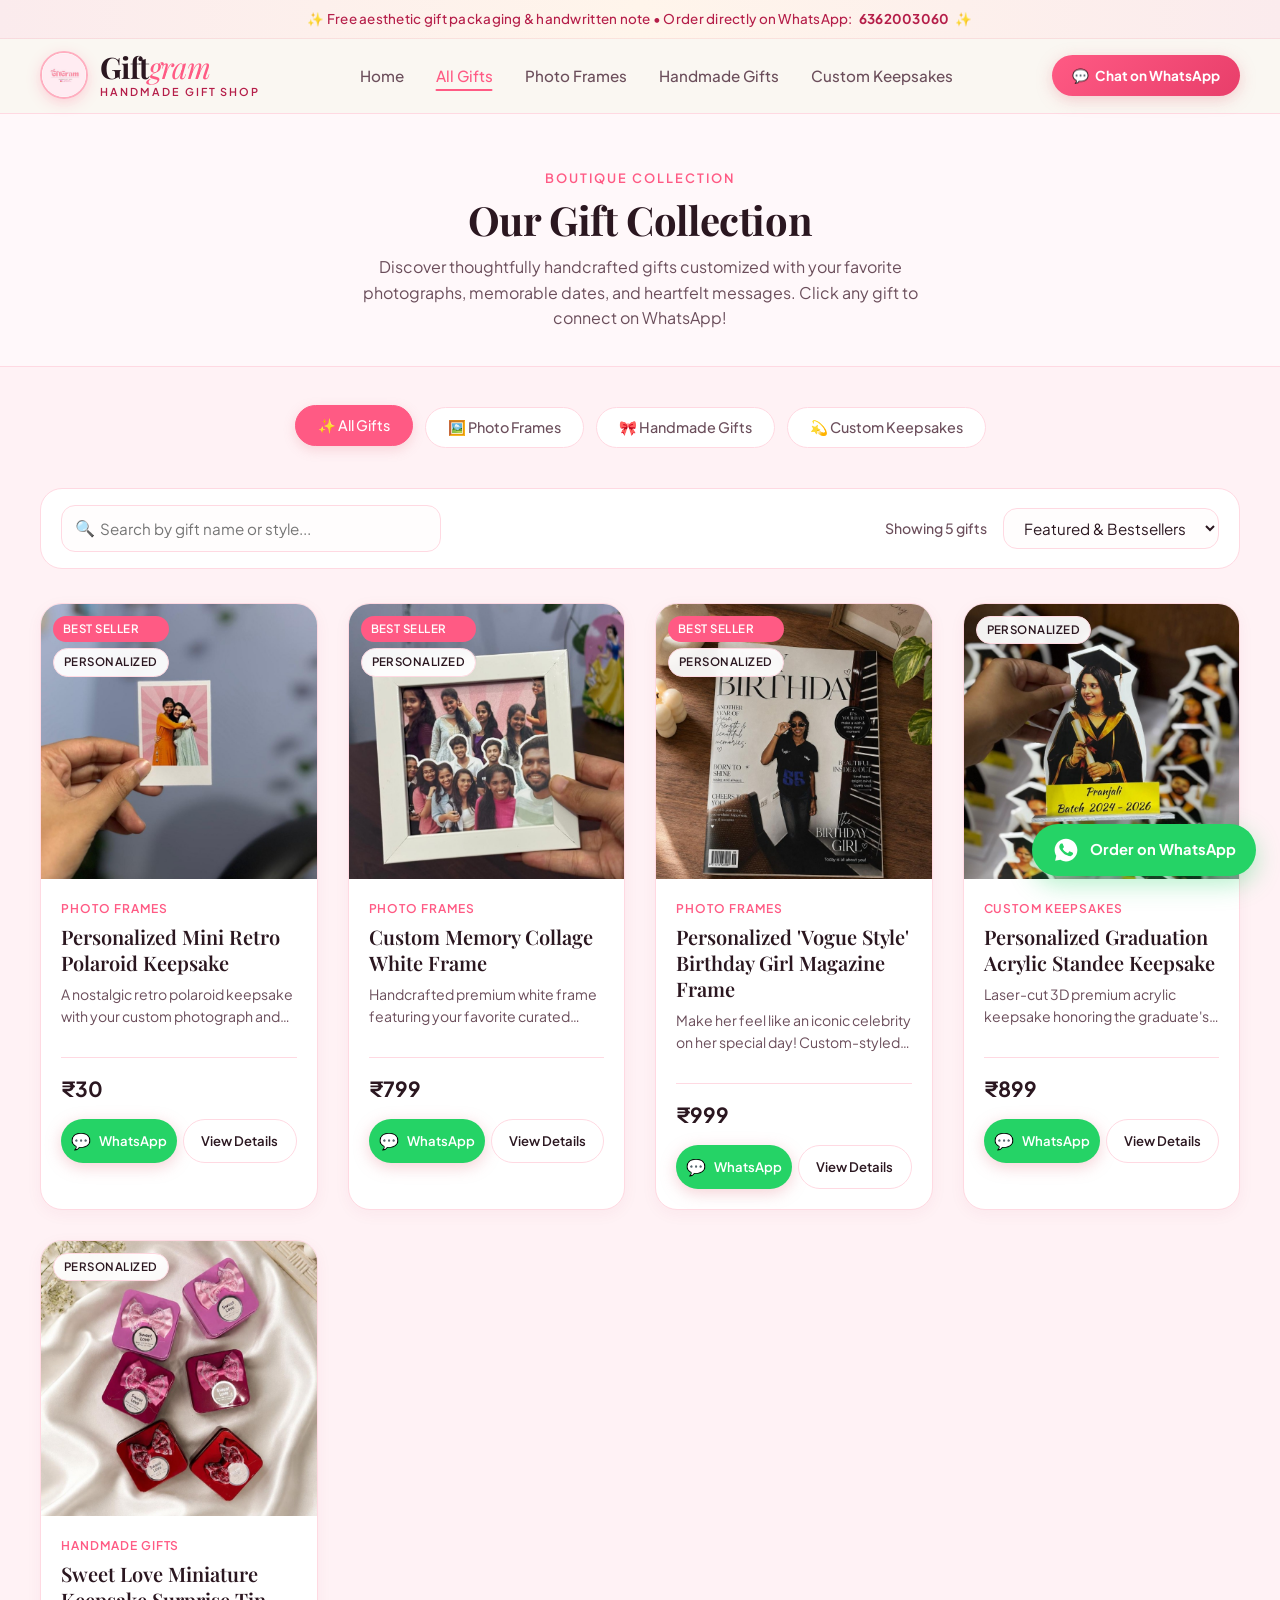
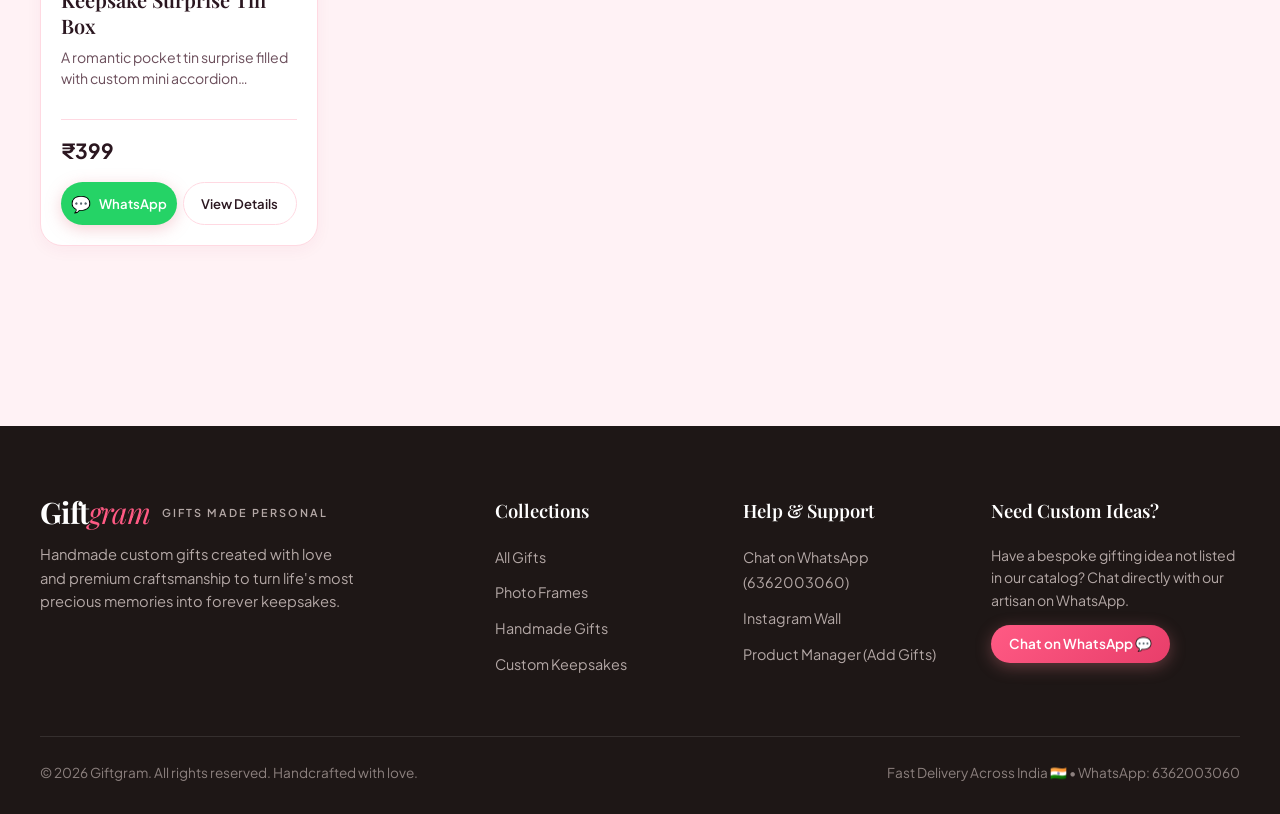
<file: products.html>
<!DOCTYPE html>
<html lang="en">
<head>
  <meta charset="UTF-8">
  <meta name="viewport" content="width=device-width, initial-scale=1.0">
  <title>Shop Personalized Gifts & Keepsakes | Giftgram</title>
  <meta name="description" content="Browse our complete collection of handcrafted personalized photo frames, graduation standees, memory collages, and sweet keepsake boxes. Direct WhatsApp ordering at 6362003060.">
  <link rel="stylesheet" href="./css/style.css">
</head>
<body>

  <!-- Top Announcement Bar -->
  <div class="announcement-bar">
    <span>✨ Free aesthetic gift packaging & handwritten note • Order directly on WhatsApp: <strong>6362003060</strong> ✨</span>
  </div>

  <!-- Navbar -->
  <nav class="navbar">
    <div class="container nav-container">
      <a href="./index.html" class="brand-logo">
        <img src="./assets/images/logo.png" alt="Giftgram Logo" class="brand-logo-img">
        <div class="brand-text">
          <span class="brand-name">Gift<span>gram</span></span>
          <span class="brand-tagline">Handmade Gift Shop</span>
        </div>
      </a>

      <ul class="nav-links">
        <li><a href="./index.html">Home</a></li>
        <li><a href="./products.html" class="active">All Gifts</a></li>
        <li><a href="./products.html?category=frames">Photo Frames</a></li>
        <li><a href="./products.html?category=handmade">Handmade Gifts</a></li>
        <li><a href="./products.html?category=keepsakes">Custom Keepsakes</a></li>
      </ul>

      <div class="nav-actions">
        <a href="https://wa.me/916362003060?text=Hi%20Giftgram!%20%F0%9F%8C%B8%20I%20would%20like%20to%20enquire%20about%20ordering%20a%20custom%20gift." target="_blank" rel="noopener noreferrer" class="btn btn-sm btn-primary" style="display: inline-flex; align-items: center; gap: 6px; font-weight: 700; padding: 10px 20px;">
          <span>💬</span> Chat on WhatsApp
        </a>
        <button class="mobile-menu-btn" aria-label="Toggle Menu">
          <svg width="24" height="24" viewBox="0 0 24 24" fill="none" stroke="currentColor" stroke-width="2"><line x1="3" y1="12" x2="21" y2="12"></line><line x1="3" y1="6" x2="21" y2="6"></line><line x1="3" y1="18" x2="21" y2="18"></line></svg>
        </button>
      </div>
    </div>
  </nav>

  <!-- Page Header -->
  <header style="background: var(--bg-secondary); padding: 50px 0 35px; border-bottom: 1px solid var(--border-color); text-align: center;">
    <div class="container">
      <span class="section-tag">Boutique Collection</span>
      <h1 class="section-title" style="margin-bottom: 10px;">Our Gift Collection</h1>
      <p class="section-desc" style="max-width: 580px; margin: 0 auto;">
        Discover thoughtfully handcrafted gifts customized with your favorite photographs, memorable dates, and heartfelt messages. Click any gift to connect on WhatsApp!
      </p>
    </div>
  </header>

  <!-- Main Catalogue Section -->
  <main class="section" style="padding-top: 40px;">
    <div class="container">

      <!-- Category Filter Pills (3 Categories + All Gifts) -->
      <div class="category-pills" id="category-pills-container">
        <!-- Injected via js/products.js -->
      </div>

      <!-- Search & Sort Controls -->
      <div style="display: flex; justify-content: space-between; align-items: center; flex-wrap: wrap; gap: 16px; margin-bottom: 34px; padding: 16px 20px; background: #fff; border-radius: var(--radius-lg); border: 1px solid var(--border-color);">
        <div style="position: relative; flex-grow: 1; max-width: 380px;">
          <input type="text" id="search-input" class="form-control" placeholder="Search by gift name or style..." style="padding-left: 38px;">
          <span style="position: absolute; left: 14px; top: 50%; transform: translateY(-50%); color: var(--text-muted);">🔍</span>
        </div>

        <div style="display: flex; align-items: center; gap: 16px;">
          <span id="product-count" style="font-size: 0.88rem; color: var(--text-secondary); font-weight: 500;">
            Showing gifts...
          </span>
          <select id="sort-select" class="form-control" style="width: auto; padding: 9px 16px;">
            <option value="newest">Featured & Bestsellers</option>
            <option value="price-low">Price: Low to High</option>
            <option value="price-high">Price: High to Low</option>
          </select>
        </div>
      </div>

      <!-- Products Grid -->
      <div class="product-grid" id="products-grid">
        <!-- Rendered dynamically by js/products.js -->
      </div>

    </div>
  </main>

  <!-- Footer -->
  <footer class="footer">
    <div class="container">
      <div class="footer-grid">
        <div class="footer-brand">
          <div class="brand-logo">
            <span class="brand-name">Gift<span>gram</span></span>
            <span class="brand-tagline">Gifts Made Personal</span>
          </div>
          <p>Handmade custom gifts created with love and premium craftsmanship to turn life's most precious memories into forever keepsakes.</p>
        </div>

        <div>
          <h4 class="footer-heading">Collections</h4>
          <ul class="footer-links">
            <li><a href="./products.html">All Gifts</a></li>
            <li><a href="./products.html?category=frames">Photo Frames</a></li>
            <li><a href="./products.html?category=handmade">Handmade Gifts</a></li>
            <li><a href="./products.html?category=keepsakes">Custom Keepsakes</a></li>
          </ul>
        </div>

        <div>
          <h4 class="footer-heading">Help & Support</h4>
          <ul class="footer-links">
            <li><a href="https://wa.me/916362003060" target="_blank">Chat on WhatsApp (6362003060)</a></li>
            <li><a href="https://instagram.com/_giftgram_" target="_blank">Instagram Wall</a></li>
            <li><a href="./manage-products.html">Product Manager (Add Gifts)</a></li>
          </ul>
        </div>

        <div>
          <h4 class="footer-heading">Need Custom Ideas?</h4>
          <p style="font-size: 0.88rem; color: #B4A8A6; margin-bottom: 14px;">Have a bespoke gifting idea not listed in our catalog? Chat directly with our artisan on WhatsApp.</p>
          <a href="https://wa.me/916362003060?text=Hi%20Giftgram!%20%F0%9F%8C%B8%20I%20have%20a%20bespoke%20gifting%20idea." target="_blank" class="btn btn-sm btn-primary">Chat on WhatsApp 💬</a>
        </div>
      </div>

      <div class="footer-bottom">
        <div>© 2026 Giftgram. All rights reserved. Handcrafted with love.</div>
        <div>Fast Delivery Across India 🇮🇳 • WhatsApp: 6362003060</div>
      </div>
    </div>
  </footer>

  <!-- Scripts -->
  <script src="./js/products-data.js"></script>
  <script src="./js/products-manager.js"></script>
  <script src="./js/main.js"></script>
  <script src="./js/products.js"></script>
</body>
</html>
</file>
<file: css/style.css>
/* ========================================================
   Giftgram - Luxury Aesthetic Gifting Design System
   ======================================================== */

@import url('https://fonts.googleapis.com/css2?family=Playfair+Display:ital,wght@0,400;0,600;0,700;1,400;1,600&family=Plus+Jakarta+Sans:wght@300;400;500;600;700&display=swap');

:root {
  /* Baby Pink Theme - Giftgram Signature Aesthetic */
  --bg-primary: #FFF2F5;            /* Soft warm baby pink canvas */
  --bg-secondary: #FFF8FA;          /* Delicate lighter baby pink background */
  --bg-card: #FFFFFF;               /* Clean white card surface */
  --bg-accent: #FFE8EE;             /* Soft blush accent sections */
  --bg-pink-subtle: #FDEBF0;        /* Pill and chip backgrounds */
  
  --accent-blush: #FFE4EC;          /* Softest pastel baby pink */
  --accent-pink: #FFAEC0;           /* Medium baby pink accent & borders */
  --accent-rose: #FF5A84;           /* Signature Giftgram vibrant baby pink / rose */
  --accent-rose-hover: #E83E6A;     /* Rich rose on hover */
  --accent-rose-dark: #B51E49;      /* Deep rich rose for contrast text */
  --accent-rose-glow: rgba(255, 90, 132, 0.28);
  
  --accent-gold: #DDA853;           /* Warm champagne gold */
  --accent-gold-soft: #FFF9ED;
  --accent-gold-border: #F3DEBA;

  --text-primary: #2B1720;          /* Deep berry espresso - high contrast readability */
  --text-secondary: #6B4E5B;        /* Muted dusty rose slate */
  --text-muted: #9E7D8A;            /* Soft muted rose grey */
  --text-light: #FFF5F7;            /* Light off-white for dark surfaces */

  --border-color: #FFD9E2;          /* Clean baby pink borders */
  --border-focus: #FF5A84;          /* Pink focus highlight ring */

  --radius-sm: 8px;
  --radius-md: 14px;
  --radius-lg: 22px;
  --radius-xl: 32px;
  --radius-pill: 9999px;

  --shadow-subtle: 0 4px 16px rgba(181, 30, 73, 0.05);
  --shadow-card: 0 10px 30px rgba(181, 30, 73, 0.08);
  --shadow-hover: 0 18px 42px rgba(255, 90, 132, 0.22);
  --shadow-modal: 0 24px 60px rgba(43, 23, 32, 0.20);

  --font-serif: 'Playfair Display', Georgia, serif;
  --font-sans: 'Plus Jakarta Sans', -apple-system, BlinkMacSystemFont, 'Segoe UI', Roboto, sans-serif;

  --transition-fast: 0.2s cubic-bezier(0.16, 1, 0.3, 1);
  --transition-smooth: 0.35s cubic-bezier(0.16, 1, 0.3, 1);
}

/* Base & Reset */
*, *::before, *::after {
  box-sizing: border-box;
  margin: 0;
  padding: 0;
}

html {
  scroll-behavior: smooth;
  font-size: 16px;
}

body {
  font-family: var(--font-sans);
  background-color: var(--bg-primary);
  color: var(--text-primary);
  line-height: 1.6;
  -webkit-font-smoothing: antialiased;
  overflow-x: hidden;
}

a {
  color: inherit;
  text-decoration: none;
  transition: color var(--transition-fast);
}

img {
  max-width: 100%;
  height: auto;
  display: block;
}

button, input, select, textarea {
  font-family: inherit;
  font-size: inherit;
}

/* Layout Utilities */
.container {
  width: 100%;
  max-width: 1240px;
  margin: 0 auto;
  padding: 0 20px;
}

.text-center { text-align: center; }
.text-serif { font-family: var(--font-serif); }

/* Top Announcement Bar */
.announcement-bar {
  background: linear-gradient(90deg, #FBEBED, #FFF5EB, #FBEBED);
  border-bottom: 1px solid rgba(227, 122, 136, 0.15);
  text-align: center;
  padding: 8px 16px;
  font-size: 0.84rem;
  font-weight: 500;
  color: var(--accent-rose-dark);
  letter-spacing: 0.02em;
}

.announcement-bar span {
  display: inline-flex;
  align-items: center;
  gap: 6px;
}

/* Navbar */
.navbar {
  position: sticky;
  top: 0;
  z-index: 100;
  background: rgba(250, 247, 242, 0.94);
  backdrop-filter: blur(14px);
  -webkit-backdrop-filter: blur(14px);
  border-bottom: 1px solid var(--border-color);
  transition: all var(--transition-smooth);
}

.nav-container {
  display: flex;
  align-items: center;
  justify-content: space-between;
  height: 74px;
}

.brand-logo {
  display: flex;
  align-items: center;
  gap: 12px;
  text-decoration: none;
}

.brand-logo-img {
  width: 48px;
  height: 48px;
  border-radius: 50%;
  object-fit: cover;
  box-shadow: 0 4px 14px rgba(255, 90, 132, 0.25);
  border: 2px solid var(--accent-pink);
  transition: transform var(--transition-fast);
  flex-shrink: 0;
}

.brand-logo:hover .brand-logo-img {
  transform: rotate(5deg) scale(1.05);
}

.brand-text {
  display: flex;
  flex-direction: column;
}

.brand-name {
  font-family: var(--font-serif);
  font-size: 1.85rem;
  font-weight: 700;
  color: var(--text-primary);
  letter-spacing: -0.02em;
  line-height: 1.05;
}

.brand-name span {
  color: var(--accent-rose);
  font-style: italic;
  font-weight: 400;
}

.brand-tagline {
  font-size: 0.68rem;
  letter-spacing: 0.18em;
  text-transform: uppercase;
  color: var(--accent-rose-dark);
  font-weight: 600;
  margin-top: 1px;
}

.nav-links {
  display: flex;
  align-items: center;
  list-style: none;
  gap: 32px;
}

.nav-links a {
  font-size: 0.95rem;
  font-weight: 500;
  color: var(--text-secondary);
  position: relative;
  padding: 6px 0;
}

.nav-links a:hover,
.nav-links a.active {
  color: var(--accent-rose);
}

.nav-links a::after {
  content: '';
  position: absolute;
  bottom: 0;
  left: 50%;
  width: 0;
  height: 2px;
  background-color: var(--accent-rose);
  transition: all var(--transition-fast);
  transform: translateX(-50%);
  border-radius: 2px;
}

.nav-links a:hover::after,
.nav-links a.active::after {
  width: 100%;
}

.nav-actions {
  display: flex;
  align-items: center;
  gap: 16px;
}

.track-btn {
  display: inline-flex;
  align-items: center;
  gap: 6px;
  padding: 8px 16px;
  border-radius: var(--radius-pill);
  font-size: 0.85rem;
  font-weight: 600;
  background: var(--bg-card);
  color: var(--text-primary);
  border: 1px solid var(--border-color);
  transition: all var(--transition-fast);
}

.track-btn:hover {
  background: var(--accent-blush);
  border-color: var(--accent-pink);
  color: var(--accent-rose-dark);
}

.cart-icon-btn {
  position: relative;
  display: inline-flex;
  align-items: center;
  justify-content: center;
  width: 44px;
  height: 44px;
  border-radius: 50%;
  background: var(--bg-card);
  border: 1px solid var(--border-color);
  color: var(--text-primary);
  cursor: pointer;
  transition: all var(--transition-fast);
}

.cart-icon-btn:hover {
  background: var(--accent-blush);
  border-color: var(--accent-rose);
  transform: scale(1.04);
}

.cart-badge {
  position: absolute;
  top: -4px;
  right: -4px;
  background: var(--accent-rose);
  color: #fff;
  font-size: 0.72rem;
  font-weight: 700;
  width: 20px;
  height: 20px;
  border-radius: 50%;
  display: flex;
  align-items: center;
  justify-content: center;
  border: 2px solid var(--bg-primary);
}

.mobile-menu-btn {
  display: none;
  background: none;
  border: none;
  cursor: pointer;
  padding: 8px;
  color: var(--text-primary);
}

/* Hero Section */
.hero {
  padding: 60px 0 80px;
  position: relative;
  overflow: hidden;
}

.hero-grid {
  display: grid;
  grid-template-columns: 1.15fr 0.85fr;
  gap: 50px;
  align-items: center;
}

.hero-badge {
  display: inline-flex;
  align-items: center;
  gap: 8px;
  padding: 6px 16px;
  border-radius: var(--radius-pill);
  background: var(--accent-blush);
  color: var(--accent-rose-dark);
  font-size: 0.82rem;
  font-weight: 600;
  letter-spacing: 0.04em;
  margin-bottom: 20px;
  border: 1px solid rgba(227, 122, 136, 0.2);
}

.hero-title {
  font-family: var(--font-serif);
  font-size: 3.6rem;
  font-weight: 700;
  line-height: 1.12;
  color: var(--text-primary);
  margin-bottom: 20px;
  letter-spacing: -0.02em;
}

.hero-title em {
  font-style: italic;
  color: var(--accent-rose);
  font-weight: 400;
}

.hero-subtitle {
  font-size: 1.15rem;
  color: var(--text-secondary);
  line-height: 1.65;
  margin-bottom: 34px;
  max-width: 520px;
}

.hero-cta-group {
  display: flex;
  align-items: center;
  gap: 16px;
  flex-wrap: wrap;
}

.hero-image-stack {
  position: relative;
  display: flex;
  justify-content: center;
}

.hero-card-main {
  width: 320px;
  border-radius: var(--radius-xl);
  overflow: hidden;
  box-shadow: var(--shadow-modal);
  transform: rotate(-3deg);
  transition: transform var(--transition-smooth);
  background: #fff;
  padding: 12px;
  border: 1px solid var(--border-color);
}

.hero-card-main img {
  border-radius: var(--radius-lg);
  aspect-ratio: 4/5;
  object-fit: cover;
}

.hero-card-secondary {
  position: absolute;
  width: 200px;
  bottom: -20px;
  right: 10px;
  border-radius: var(--radius-lg);
  overflow: hidden;
  box-shadow: var(--shadow-modal);
  transform: rotate(6deg);
  background: #fff;
  padding: 10px;
  border: 1px solid var(--border-color);
  transition: transform var(--transition-smooth);
}

.hero-card-secondary img {
  border-radius: var(--radius-md);
  aspect-ratio: 1/1;
  object-fit: cover;
}

.hero-image-stack:hover .hero-card-main {
  transform: rotate(-1deg) scale(1.02);
}

.hero-image-stack:hover .hero-card-secondary {
  transform: rotate(4deg) scale(1.04) translateY(-10px);
}

.hero-tag-floating {
  position: absolute;
  top: -14px;
  left: -32px;
  z-index: 10;
  background: rgba(255, 255, 255, 0.96);
  backdrop-filter: blur(12px);
  -webkit-backdrop-filter: blur(12px);
  padding: 10px 22px;
  border-radius: var(--radius-pill);
  box-shadow: 0 10px 28px rgba(255, 90, 132, 0.20);
  border: 1.5px solid var(--accent-pink);
  display: flex;
  align-items: center;
  gap: 8px;
  font-size: 0.88rem;
  font-weight: 600;
  color: var(--text-primary);
  white-space: nowrap;
  animation: float 4s ease-in-out infinite;
  pointer-events: none;
}

@keyframes float {
  0%, 100% { transform: translateY(0); }
  50% { transform: translateY(-8px); }
}

/* Buttons */
.btn {
  display: inline-flex;
  align-items: center;
  justify-content: center;
  gap: 8px;
  padding: 13px 28px;
  border-radius: var(--radius-pill);
  font-size: 0.95rem;
  font-weight: 600;
  cursor: pointer;
  transition: all var(--transition-fast);
  border: none;
  text-decoration: none;
}

.btn-primary {
  background: linear-gradient(135deg, var(--accent-rose), var(--accent-rose-hover));
  color: #fff;
  box-shadow: 0 4px 16px rgba(227, 122, 136, 0.35);
}

.btn-primary:hover {
  background: linear-gradient(135deg, var(--accent-rose-hover), var(--accent-rose-dark));
  box-shadow: 0 6px 20px rgba(227, 122, 136, 0.45);
  transform: translateY(-2px);
}

.btn-secondary {
  background: var(--bg-card);
  color: var(--text-primary);
  border: 1px solid var(--border-color);
}

.btn-secondary:hover {
  background: var(--accent-blush);
  border-color: var(--accent-pink);
  color: var(--accent-rose-dark);
  transform: translateY(-2px);
}

.btn-outline-gold {
  background: transparent;
  color: var(--accent-gold);
  border: 1px solid var(--accent-gold);
}

.btn-outline-gold:hover {
  background: var(--accent-gold-soft);
}

.btn-block {
  width: 100%;
}

.btn-sm {
  padding: 8px 18px;
  font-size: 0.85rem;
}

.btn-lg {
  padding: 16px 34px;
  font-size: 1.05rem;
}

/* Section Common Styling */
.section {
  padding: 80px 0;
}

.section-header {
  text-align: center;
  max-width: 650px;
  margin: 0 auto 50px;
}

.section-tag {
  display: inline-block;
  font-size: 0.8rem;
  letter-spacing: 0.16em;
  text-transform: uppercase;
  color: var(--accent-rose);
  font-weight: 600;
  margin-bottom: 8px;
}

.section-title {
  font-family: var(--font-serif);
  font-size: 2.5rem;
  font-weight: 700;
  color: var(--text-primary);
  line-height: 1.2;
  letter-spacing: -0.01em;
  margin-bottom: 12px;
}

.section-desc {
  font-size: 1rem;
  color: var(--text-secondary);
}

/* Category Grid / Pills */
.category-pills {
  display: flex;
  align-items: center;
  justify-content: center;
  gap: 12px;
  flex-wrap: wrap;
  margin-bottom: 40px;
}

.category-pill {
  padding: 10px 22px;
  border-radius: var(--radius-pill);
  background: var(--bg-card);
  border: 1px solid var(--border-color);
  font-size: 0.9rem;
  font-weight: 500;
  color: var(--text-secondary);
  cursor: pointer;
  transition: all var(--transition-fast);
}

.category-pill:hover,
.category-pill.active {
  background: var(--accent-rose);
  border-color: var(--accent-rose);
  color: #fff;
  transform: translateY(-2px);
  box-shadow: 0 4px 12px rgba(227, 122, 136, 0.25);
}

/* Product Cards Grid */
.product-grid {
  display: grid;
  grid-template-columns: repeat(auto-fill, minmax(270px, 1fr));
  gap: 30px;
}

.product-card {
  background: var(--bg-card);
  border-radius: var(--radius-lg);
  border: 1px solid var(--border-color);
  overflow: hidden;
  display: flex;
  flex-direction: column;
  transition: all var(--transition-smooth);
  box-shadow: var(--shadow-subtle);
  position: relative;
}

.product-card:hover {
  transform: translateY(-6px);
  box-shadow: var(--shadow-card);
  border-color: rgba(227, 122, 136, 0.3);
}

.product-card-image-wrap {
  position: relative;
  aspect-ratio: 1/1;
  overflow: hidden;
  background: #F4EFEA;
}

.product-card-image-wrap img {
  width: 100%;
  height: 100%;
  object-fit: cover;
  transition: transform 0.6s cubic-bezier(0.16, 1, 0.3, 1);
}

.product-card:hover .product-card-image-wrap img {
  transform: scale(1.06);
}

.product-badge-group {
  position: absolute;
  top: 12px;
  left: 12px;
  display: flex;
  flex-direction: column;
  gap: 6px;
  z-index: 2;
}

.badge {
  display: inline-block;
  padding: 4px 10px;
  border-radius: var(--radius-pill);
  font-size: 0.72rem;
  font-weight: 600;
  text-transform: uppercase;
  letter-spacing: 0.04em;
}

.badge-bestseller {
  background: var(--accent-rose);
  color: #fff;
}

.badge-custom {
  background: rgba(255, 255, 255, 0.94);
  backdrop-filter: blur(4px);
  color: var(--text-primary);
  border: 1px solid var(--border-color);
}

.product-card-body {
  padding: 20px;
  display: flex;
  flex-direction: column;
  flex-grow: 1;
}

.product-category-label {
  font-size: 0.75rem;
  color: var(--accent-rose);
  text-transform: uppercase;
  letter-spacing: 0.08em;
  font-weight: 600;
  margin-bottom: 6px;
}

.product-title {
  font-family: var(--font-serif);
  font-size: 1.25rem;
  font-weight: 600;
  color: var(--text-primary);
  line-height: 1.3;
  margin-bottom: 8px;
}

.product-title a:hover {
  color: var(--accent-rose);
}

.product-short-desc {
  font-size: 0.88rem;
  color: var(--text-secondary);
  line-height: 1.5;
  margin-bottom: 16px;
  display: -webkit-box;
  -webkit-line-clamp: 2;
  -webkit-box-orient: vertical;
  overflow: hidden;
}

.product-card-footer {
  margin-top: auto;
  display: flex;
  align-items: center;
  justify-content: space-between;
  padding-top: 14px;
  border-top: 1px solid var(--border-color);
}

.product-price {
  font-size: 1.3rem;
  font-weight: 700;
  color: var(--text-primary);
}

.product-card-actions {
  display: flex;
  align-items: center;
  gap: 8px;
}

/* Why Giftgram Section */
.why-giftgram {
  background: var(--bg-secondary);
  border-top: 1px solid var(--border-color);
  border-bottom: 1px solid var(--border-color);
}

.features-grid {
  display: grid;
  grid-template-columns: repeat(auto-fit, minmax(240px, 1fr));
  gap: 30px;
}

.feature-box {
  background: var(--bg-card);
  padding: 32px 24px;
  border-radius: var(--radius-lg);
  border: 1px solid var(--border-color);
  text-align: center;
  transition: transform var(--transition-fast);
}

.feature-box:hover {
  transform: translateY(-4px);
  border-color: var(--accent-pink);
}

.feature-icon-wrap {
  width: 60px;
  height: 60px;
  border-radius: 50%;
  background: var(--accent-blush);
  color: var(--accent-rose);
  display: flex;
  align-items: center;
  justify-content: center;
  margin: 0 auto 18px;
  font-size: 1.5rem;
}

.feature-title {
  font-family: var(--font-serif);
  font-size: 1.2rem;
  font-weight: 600;
  margin-bottom: 10px;
}

.feature-desc {
  font-size: 0.9rem;
  color: var(--text-secondary);
  line-height: 1.55;
}

/* Customer Reviews */
.reviews-grid {
  display: grid;
  grid-template-columns: repeat(auto-fit, minmax(300px, 1fr));
  gap: 24px;
}

.review-card {
  background: var(--bg-card);
  padding: 30px;
  border-radius: var(--radius-lg);
  border: 1px solid var(--border-color);
  box-shadow: var(--shadow-subtle);
  position: relative;
}

.review-stars {
  color: #F5A623;
  margin-bottom: 14px;
  font-size: 1.1rem;
}

.review-quote {
  font-size: 0.95rem;
  font-style: italic;
  color: var(--text-secondary);
  line-height: 1.6;
  margin-bottom: 20px;
}

.review-author {
  display: flex;
  align-items: center;
  gap: 12px;
}

.review-avatar {
  width: 42px;
  height: 42px;
  border-radius: 50%;
  background: var(--accent-blush);
  color: var(--accent-rose-dark);
  font-weight: 700;
  display: flex;
  align-items: center;
  justify-content: center;
  font-size: 0.95rem;
}

.review-name {
  font-weight: 600;
  font-size: 0.95rem;
}

.review-location {
  font-size: 0.78rem;
  color: var(--text-muted);
}

/* Instagram / Gallery Section */
.gallery-grid {
  display: grid;
  grid-template-columns: repeat(auto-fill, minmax(180px, 1fr));
  gap: 16px;
}

.gallery-item {
  position: relative;
  aspect-ratio: 1/1;
  border-radius: var(--radius-md);
  overflow: hidden;
  background: #EFE7DE;
  cursor: pointer;
}

.gallery-item img {
  width: 100%;
  height: 100%;
  object-fit: cover;
  transition: transform 0.5s ease;
}

.gallery-overlay {
  position: absolute;
  inset: 0;
  background: rgba(35, 28, 26, 0.4);
  backdrop-filter: blur(2px);
  display: flex;
  align-items: center;
  justify-content: center;
  color: #fff;
  opacity: 0;
  transition: opacity var(--transition-fast);
  font-size: 1.5rem;
}

.gallery-item:hover img {
  transform: scale(1.08);
}

.gallery-item:hover .gallery-overlay {
  opacity: 1;
}

/* Call to Action Banner */
.cta-banner {
  background: linear-gradient(135deg, #FFFDFB, #FBEBED, #FFF5EB);
  border-radius: var(--radius-xl);
  padding: 60px 40px;
  text-align: center;
  border: 1px solid rgba(227, 122, 136, 0.25);
  box-shadow: var(--shadow-card);
  margin-top: 40px;
}

.cta-title {
  font-family: var(--font-serif);
  font-size: 2.5rem;
  font-weight: 700;
  margin-bottom: 14px;
}

.cta-desc {
  font-size: 1.1rem;
  color: var(--text-secondary);
  max-width: 540px;
  margin: 0 auto 28px;
}

/* Footer */
.footer {
  background: #1E1716;
  color: #FAF7F2;
  padding: 70px 0 30px;
  margin-top: 100px;
}

.footer-grid {
  display: grid;
  grid-template-columns: 2fr 1fr 1fr 1.2fr;
  gap: 40px;
  margin-bottom: 50px;
}

.footer-brand .brand-name {
  color: #fff;
}

.footer-brand .brand-tagline {
  color: #B4A8A6;
}

.footer-brand p {
  color: #B4A8A6;
  font-size: 0.92rem;
  line-height: 1.6;
  margin-top: 16px;
  max-width: 320px;
}

.footer-heading {
  font-family: var(--font-serif);
  font-size: 1.15rem;
  font-weight: 600;
  color: #fff;
  margin-bottom: 18px;
}

.footer-links {
  list-style: none;
}

.footer-links li {
  margin-bottom: 10px;
}

.footer-links a {
  color: #B4A8A6;
  font-size: 0.9rem;
}

.footer-links a:hover {
  color: var(--accent-pink);
}

.footer-bottom {
  border-top: 1px solid rgba(255, 255, 255, 0.1);
  padding-top: 25px;
  display: flex;
  align-items: center;
  justify-content: space-between;
  font-size: 0.85rem;
  color: #8C807E;
  flex-wrap: wrap;
  gap: 12px;
}

/* Product Details Page Styles */
.product-details-wrap {
  padding: 40px 0 80px;
}

.breadcrumbs {
  display: flex;
  align-items: center;
  gap: 8px;
  font-size: 0.85rem;
  color: var(--text-muted);
  margin-bottom: 30px;
}

.breadcrumbs a:hover {
  color: var(--accent-rose);
}

.product-detail-grid {
  display: grid;
  grid-template-columns: 1.05fr 1.15fr;
  gap: 50px;
  align-items: start;
}

.gallery-showcase {
  display: flex;
  flex-direction: column;
  gap: 16px;
  position: sticky;
  top: 100px;
}

.main-image-frame {
  width: 100%;
  aspect-ratio: 1/1;
  border-radius: var(--radius-xl);
  overflow: hidden;
  background: #fff;
  border: 1px solid var(--border-color);
  box-shadow: var(--shadow-card);
}

.main-image-frame img {
  width: 100%;
  height: 100%;
  object-fit: cover;
}

.thumbnail-strip {
  display: flex;
  gap: 12px;
  overflow-x: auto;
  padding-bottom: 4px;
}

.thumb-item {
  width: 74px;
  height: 74px;
  border-radius: var(--radius-md);
  overflow: hidden;
  border: 2px solid transparent;
  cursor: pointer;
  opacity: 0.7;
  transition: all var(--transition-fast);
  flex-shrink: 0;
}

.thumb-item.active,
.thumb-item:hover {
  border-color: var(--accent-rose);
  opacity: 1;
}

.thumb-item img {
  width: 100%;
  height: 100%;
  object-fit: cover;
}

.product-meta-header {
  margin-bottom: 24px;
}

.detail-badge-row {
  display: flex;
  align-items: center;
  gap: 10px;
  margin-bottom: 12px;
}

.prep-time-badge {
  display: inline-flex;
  align-items: center;
  gap: 6px;
  padding: 4px 12px;
  border-radius: var(--radius-pill);
  background: var(--accent-gold-soft);
  color: #8C6F1E;
  border: 1px solid var(--accent-gold-border);
  font-size: 0.78rem;
  font-weight: 600;
}

.detail-title {
  font-family: var(--font-serif);
  font-size: 2.3rem;
  font-weight: 700;
  line-height: 1.2;
  margin-bottom: 12px;
}

.detail-price {
  font-size: 2rem;
  font-weight: 700;
  color: var(--accent-rose);
}

.detail-description {
  font-size: 0.98rem;
  color: var(--text-secondary);
  line-height: 1.65;
  margin-bottom: 30px;
  padding-bottom: 24px;
  border-bottom: 1px solid var(--border-color);
}

/* Customization Box */
.customization-card {
  background: #FFFDFB;
  border: 1px solid rgba(227, 122, 136, 0.35);
  border-radius: var(--radius-lg);
  padding: 24px;
  margin-bottom: 30px;
  box-shadow: 0 4px 20px rgba(227, 122, 136, 0.08);
}

.customization-header {
  display: flex;
  align-items: center;
  gap: 10px;
  margin-bottom: 20px;
  padding-bottom: 14px;
  border-bottom: 1px solid var(--border-color);
}

.customization-header h3 {
  font-family: var(--font-serif);
  font-size: 1.25rem;
  font-weight: 600;
}

.form-group {
  margin-bottom: 18px;
}

.form-label {
  display: block;
  font-size: 0.88rem;
  font-weight: 600;
  color: var(--text-primary);
  margin-bottom: 6px;
}

.form-label .required {
  color: var(--accent-rose);
  margin-left: 2px;
}

.form-control {
  width: 100%;
  padding: 12px 16px;
  border-radius: var(--radius-md);
  border: 1px solid var(--border-color);
  background: #fff;
  color: var(--text-primary);
  transition: all var(--transition-fast);
}

.form-control:focus {
  outline: none;
  border-color: var(--accent-rose);
  box-shadow: 0 0 0 3px rgba(227, 122, 136, 0.18);
}

textarea.form-control {
  resize: vertical;
  min-height: 90px;
}

.file-dropzone {
  border: 2px dashed var(--accent-pink);
  border-radius: var(--radius-md);
  background: var(--accent-blush);
  padding: 24px 16px;
  text-align: center;
  cursor: pointer;
  transition: all var(--transition-fast);
  position: relative;
}

.file-dropzone:hover {
  background: #FCE6E9;
  border-color: var(--accent-rose);
}

.file-preview-wrap {
  display: flex;
  align-items: center;
  gap: 12px;
  background: #fff;
  border: 1px solid var(--border-color);
  border-radius: var(--radius-md);
  padding: 8px 12px;
  margin-top: 10px;
}

.file-preview-thumb {
  width: 50px;
  height: 50px;
  border-radius: var(--radius-sm);
  object-fit: cover;
}

.file-remove-btn {
  margin-left: auto;
  background: none;
  border: none;
  color: #DC3545;
  cursor: pointer;
  padding: 6px;
}

/* Quantity and Action Buttons */
.purchase-row {
  display: flex;
  align-items: center;
  gap: 16px;
  margin-bottom: 24px;
}

.qty-stepper {
  display: inline-flex;
  align-items: center;
  border: 1px solid var(--border-color);
  border-radius: var(--radius-pill);
  background: #fff;
  padding: 4px;
}

.qty-btn {
  width: 36px;
  height: 36px;
  border-radius: 50%;
  border: none;
  background: none;
  color: var(--text-primary);
  font-size: 1.1rem;
  font-weight: 600;
  cursor: pointer;
  display: flex;
  align-items: center;
  justify-content: center;
  transition: background var(--transition-fast);
}

.qty-btn:hover {
  background: var(--bg-primary);
}

.qty-input {
  width: 44px;
  text-align: center;
  border: none;
  font-weight: 700;
  font-size: 1rem;
  background: transparent;
}

.qty-input:focus {
  outline: none;
}

.trust-badges-row {
  display: grid;
  grid-template-columns: repeat(3, 1fr);
  gap: 12px;
  margin-top: 24px;
  padding-top: 20px;
  border-top: 1px solid var(--border-color);
}

.trust-item {
  display: flex;
  flex-direction: column;
  align-items: center;
  text-align: center;
  gap: 6px;
  font-size: 0.78rem;
  font-weight: 600;
  color: var(--text-secondary);
}

/* Cart & Checkout Page */
.checkout-grid {
  display: grid;
  grid-template-columns: 1.2fr 0.8fr;
  gap: 40px;
  align-items: start;
}

.checkout-card {
  background: #fff;
  border-radius: var(--radius-lg);
  border: 1px solid var(--border-color);
  padding: 30px;
  box-shadow: var(--shadow-subtle);
  margin-bottom: 24px;
}

.checkout-card-title {
  font-family: var(--font-serif);
  font-size: 1.35rem;
  font-weight: 600;
  margin-bottom: 20px;
  padding-bottom: 12px;
  border-bottom: 1px solid var(--border-color);
  display: flex;
  align-items: center;
  gap: 8px;
}

.form-row {
  display: grid;
  grid-template-columns: 1fr 1fr;
  gap: 16px;
}

/* Order Summary Box */
.summary-box {
  background: #fff;
  border-radius: var(--radius-lg);
  border: 1px solid var(--border-color);
  padding: 30px;
  box-shadow: var(--shadow-card);
  position: sticky;
  top: 100px;
}

.summary-item-row {
  display: flex;
  gap: 16px;
  margin-bottom: 18px;
  padding-bottom: 16px;
  border-bottom: 1px solid var(--border-color);
}

.summary-thumb {
  width: 70px;
  height: 70px;
  border-radius: var(--radius-md);
  object-fit: cover;
  flex-shrink: 0;
}

.summary-details {
  flex-grow: 1;
}

.summary-title {
  font-weight: 600;
  font-size: 0.95rem;
}

.summary-cust-badge {
  font-size: 0.75rem;
  background: var(--accent-blush);
  color: var(--accent-rose-dark);
  padding: 2px 8px;
  border-radius: 4px;
  display: inline-block;
  margin-top: 4px;
}

.summary-line {
  display: flex;
  justify-content: space-between;
  margin-bottom: 12px;
  font-size: 0.95rem;
  color: var(--text-secondary);
}

.summary-total-line {
  display: flex;
  justify-content: space-between;
  margin-top: 18px;
  padding-top: 16px;
  border-top: 2px dashed var(--border-color);
  font-size: 1.3rem;
  font-weight: 700;
  color: var(--text-primary);
}

/* Order Confirmation & Success */
.confirmation-container {
  max-width: 680px;
  margin: 60px auto;
  text-align: center;
}

.success-badge-large {
  width: 80px;
  height: 80px;
  border-radius: 50%;
  background: #E8F5E9;
  color: #2E7D32;
  display: flex;
  align-items: center;
  justify-content: center;
  font-size: 2.4rem;
  margin: 0 auto 24px;
  box-shadow: 0 8px 24px rgba(46, 125, 50, 0.18);
}

.order-id-highlight {
  font-family: monospace;
  font-size: 1.3rem;
  font-weight: 700;
  color: var(--accent-rose);
  background: var(--accent-blush);
  padding: 6px 16px;
  border-radius: var(--radius-pill);
  display: inline-block;
  margin: 12px 0 20px;
  border: 1px solid rgba(227, 122, 136, 0.3);
}

/* Order Tracking Page & Timeline */
.tracking-search-card {
  max-width: 640px;
  margin: 40px auto;
  background: #fff;
  border-radius: var(--radius-lg);
  border: 1px solid var(--border-color);
  padding: 36px;
  box-shadow: var(--shadow-card);
}

.timeline-wrap {
  margin: 40px 0;
  position: relative;
}

.timeline-steps {
  display: flex;
  justify-content: space-between;
  position: relative;
}

.timeline-step {
  display: flex;
  flex-direction: column;
  align-items: center;
  position: relative;
  z-index: 2;
  flex: 1;
  text-align: center;
}

.step-node {
  width: 38px;
  height: 38px;
  border-radius: 50%;
  background: #fff;
  border: 2px solid var(--border-color);
  display: flex;
  align-items: center;
  justify-content: center;
  font-size: 0.9rem;
  font-weight: 700;
  color: var(--text-muted);
  margin-bottom: 10px;
  transition: all var(--transition-fast);
}

.timeline-step.completed .step-node {
  background: var(--accent-rose);
  border-color: var(--accent-rose);
  color: #fff;
}

.timeline-step.active .step-node {
  background: #fff;
  border-color: var(--accent-rose);
  color: var(--accent-rose);
  box-shadow: 0 0 0 4px rgba(227, 122, 136, 0.2);
}

.step-label {
  font-size: 0.8rem;
  font-weight: 600;
  color: var(--text-secondary);
}

.timeline-step.completed .step-label,
.timeline-step.active .step-label {
  color: var(--text-primary);
  font-weight: 700;
}

/* Toast Notifications */
.toast-container {
  position: fixed;
  bottom: 24px;
  right: 24px;
  z-index: 9999;
  display: flex;
  flex-direction: column;
  gap: 10px;
}

.toast {
  background: #fff;
  border-radius: var(--radius-md);
  padding: 14px 20px;
  box-shadow: var(--shadow-modal);
  border-left: 4px solid var(--accent-rose);
  font-size: 0.9rem;
  display: flex;
  align-items: center;
  gap: 12px;
  animation: slideIn 0.3s ease;
  min-width: 280px;
}

.toast.toast-success { border-left-color: #2E7D32; }
.toast.toast-error { border-left-color: #DC3545; }

@keyframes slideIn {
  from { transform: translateX(100%); opacity: 0; }
  to { transform: translateX(0); opacity: 1; }
}

/* Responsive Breakpoints */
@media (max-width: 992px) {
  .hero-grid {
    grid-template-columns: 1fr;
    text-align: center;
  }
  .hero-title { font-size: 2.8rem; }
  .hero-subtitle { margin: 0 auto 30px; }
  .hero-cta-group { justify-content: center; }
  .product-detail-grid { grid-template-columns: 1fr; }
  .gallery-showcase { position: static; }
  .checkout-grid { grid-template-columns: 1fr; }
  .summary-box { position: static; }
  .footer-grid { grid-template-columns: 1fr 1fr; }
}

@media (max-width: 768px) {
  .nav-links { display: none; }
  .mobile-menu-btn { display: block; }
  .hero-title { font-size: 2.3rem; }
  .section-title { font-size: 2rem; }
  .form-row { grid-template-columns: 1fr; }
  .footer-grid { grid-template-columns: 1fr; }
  .timeline-steps {
    flex-direction: column;
    align-items: flex-start;
    gap: 20px;
  }
  .timeline-step {
    flex-direction: row;
    gap: 16px;
    text-align: left;
  }
  .step-node { margin-bottom: 0; }
}

/* ========================================================
   Customer Enquiry Workflow & Modal Styles
   ======================================================== */
.enquiry-section {
  background: linear-gradient(135deg, #FFF0F5 0%, #FFE5EC 50%, #FFF5F7 100%);
  border-top: 1px solid var(--border-color);
  border-bottom: 1px solid var(--border-color);
  padding: 80px 0;
  position: relative;
}

.enquiry-card-wrapper {
  max-width: 760px;
  margin: 0 auto;
  background: #FFFFFF;
  border-radius: var(--radius-xl);
  padding: 42px 48px;
  box-shadow: 0 16px 44px rgba(181, 30, 73, 0.09);
  border: 1.5px solid var(--border-color);
  position: relative;
}

.enquiry-form-grid {
  display: grid;
  grid-template-columns: 1fr 1fr;
  gap: 20px;
}

.enquiry-form-grid .full-width {
  grid-column: 1 / -1;
}

.form-group label {
  display: block;
  font-size: 0.88rem;
  font-weight: 600;
  color: var(--text-primary);
  margin-bottom: 6px;
}

.form-group label .required {
  color: var(--accent-rose);
  margin-left: 2px;
}

.form-control {
  width: 100%;
  padding: 13px 18px;
  border: 1.5px solid var(--border-color);
  border-radius: var(--radius-md);
  background-color: #FFFDFD;
  color: var(--text-primary);
  font-size: 0.95rem;
  transition: all var(--transition-fast);
}

.form-control:focus {
  outline: none;
  border-color: var(--accent-rose);
  background-color: #FFFFFF;
  box-shadow: 0 0 0 3px rgba(255, 90, 132, 0.18);
}

.form-control.input-error {
  border-color: #E63946 !important;
  background-color: #FFF5F5 !important;
}

.form-error-msg {
  display: none;
  font-size: 0.8rem;
  color: #D90429;
  font-weight: 500;
  margin-top: 5px;
}

/* Enquiry Success Banner */
.enquiry-success-alert {
  display: flex;
  align-items: center;
  gap: 16px;
  background: linear-gradient(135deg, #EBFBEE 0%, #D8F3DC 100%);
  border: 1.5px solid #74C69D;
  border-radius: var(--radius-lg);
  padding: 22px 26px;
  margin-bottom: 24px;
  animation: slideInDown 0.3s ease-out;
}

.success-icon-badge {
  font-size: 2.2rem;
  line-height: 1;
  flex-shrink: 0;
}

.success-text-content {
  flex-grow: 1;
}

.success-title {
  font-family: var(--font-serif);
  font-size: 1.25rem;
  font-weight: 700;
  color: #1B4332;
  margin-bottom: 4px;
}

.success-msg {
  font-size: 1rem;
  font-weight: 600;
  color: #2D6A4F;
  margin-bottom: 3px;
}

.success-sub {
  font-size: 0.85rem;
  color: #40916C;
}

/* Modal Overlay */
.enquiry-modal-overlay {
  position: fixed;
  top: 0;
  left: 0;
  width: 100vw;
  height: 100vh;
  background: rgba(43, 23, 32, 0.65);
  backdrop-filter: blur(8px);
  -webkit-backdrop-filter: blur(8px);
  z-index: 9999;
  display: flex;
  align-items: center;
  justify-content: center;
  padding: 20px;
  opacity: 0;
  visibility: hidden;
  transition: all var(--transition-fast);
}

.enquiry-modal-overlay.active {
  opacity: 1;
  visibility: visible;
}

.enquiry-modal-box {
  background: #FFFFFF;
  border-radius: var(--radius-xl);
  max-width: 620px;
  width: 100%;
  max-height: 90vh;
  overflow-y: auto;
  padding: 36px;
  box-shadow: var(--shadow-modal);
  border: 2px solid var(--accent-pink);
  position: relative;
  transform: translateY(20px) scale(0.96);
  transition: all var(--transition-smooth);
}

.enquiry-modal-overlay.active .enquiry-modal-box {
  transform: translateY(0) scale(1);
}

.modal-close-btn {
  position: absolute;
  top: 20px;
  right: 20px;
  background: var(--bg-accent);
  border: none;
  font-size: 1.3rem;
  width: 36px;
  height: 36px;
  border-radius: 50%;
  display: flex;
  align-items: center;
  justify-content: center;
  cursor: pointer;
  color: var(--text-primary);
  transition: background var(--transition-fast);
}

.modal-close-btn:hover {
  background: var(--accent-rose);
  color: #fff;
}

/* Product card enquiry action button */
.product-card-actions {
  display: flex;
  gap: 8px;
  margin-top: 14px;
}

.btn-enquire-card {
  flex: 1;
  background: var(--accent-blush);
  color: var(--accent-rose-dark);
  border: 1px solid var(--accent-pink);
  border-radius: var(--radius-pill);
  padding: 9px 12px;
  font-size: 0.82rem;
  font-weight: 600;
  text-align: center;
  cursor: pointer;
  transition: all var(--transition-fast);
}

.btn-enquire-card:hover {
  background: var(--accent-rose);
  color: #fff;
  border-color: var(--accent-rose);
}

@media (max-width: 600px) {
  .enquiry-card-wrapper {
    padding: 24px 20px;
  }
  .enquiry-form-grid {
    grid-template-columns: 1fr;
  }
  .enquiry-modal-box {
    padding: 24px 18px;
  }
}

/* ========================================================
   Floating WhatsApp Widget (6362003060)
   ======================================================== */
.floating-wa-btn {
  position: fixed;
  bottom: 24px;
  right: 24px;
  z-index: 9999;
  display: flex;
  align-items: center;
  gap: 10px;
  background: #25D366;
  color: #FFFFFF !important;
  padding: 12px 20px;
  border-radius: var(--radius-pill);
  box-shadow: 0 8px 24px rgba(37, 211, 102, 0.35);
  font-weight: 700;
  font-size: 0.92rem;
  text-decoration: none;
  transition: all 0.25s cubic-bezier(0.16, 1, 0.3, 1);
  cursor: pointer;
}

.floating-wa-btn:hover {
  transform: translateY(-3px) scale(1.03);
  box-shadow: 0 12px 30px rgba(37, 211, 102, 0.5);
  background: #20BA5A;
}

.floating-wa-icon {
  flex-shrink: 0;
}

.floating-wa-pulse {
  position: absolute;
  top: 0;
  left: 0;
  right: 0;
  bottom: 0;
  border-radius: var(--radius-pill);
  box-shadow: 0 0 0 0 rgba(37, 211, 102, 0.7);
  animation: wa-pulse 2s infinite;
  pointer-events: none;
}

@keyframes wa-pulse {
  0% { box-shadow: 0 0 0 0 rgba(37, 211, 102, 0.7); }
  70% { box-shadow: 0 0 0 14px rgba(37, 211, 102, 0); }
  100% { box-shadow: 0 0 0 0 rgba(37, 211, 102, 0); }
}

@media (max-width: 640px) {
  .floating-wa-label {
    display: none;
  }
  .floating-wa-btn {
    padding: 14px;
    border-radius: 50%;
    bottom: 20px;
    right: 20px;
  }
}

/* Mobile Nav Drawer */
.nav-links-mobile-open {
  display: flex !important;
  flex-direction: column !important;
  position: absolute !important;
  top: 76px !important;
  left: 0 !important;
  right: 0 !important;
  background: #FFF2F5 !important;
  padding: 24px 20px !important;
  border-bottom: 2px solid var(--border-color) !important;
  box-shadow: var(--shadow-modal) !important;
  gap: 16px !important;
  z-index: 1000 !important;
}
</file>
